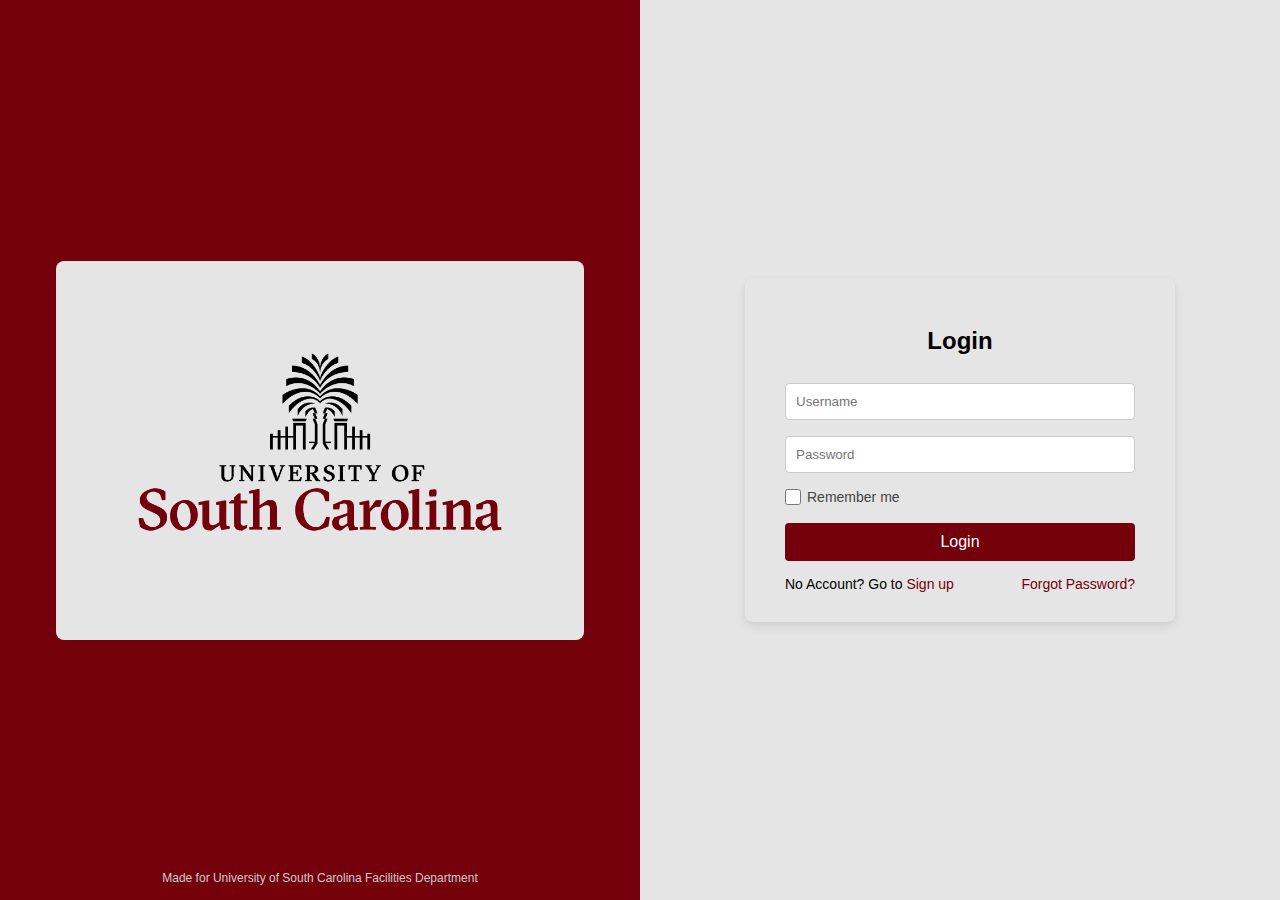
<file: index.html>
<!DOCTYPE html>
<html lang="en">
  <head>
    <meta http-equiv="refresh" content="0; url=login.html" />
    <meta name="viewport" content="width=device-width, initial-scale=1.0">
    <title>Redirecting...</title>
  </head>
  <body>
    <p>If you are not redirected automatically, <a href="login.html">click here</a>.</p>
  </body>
</html>
</file>
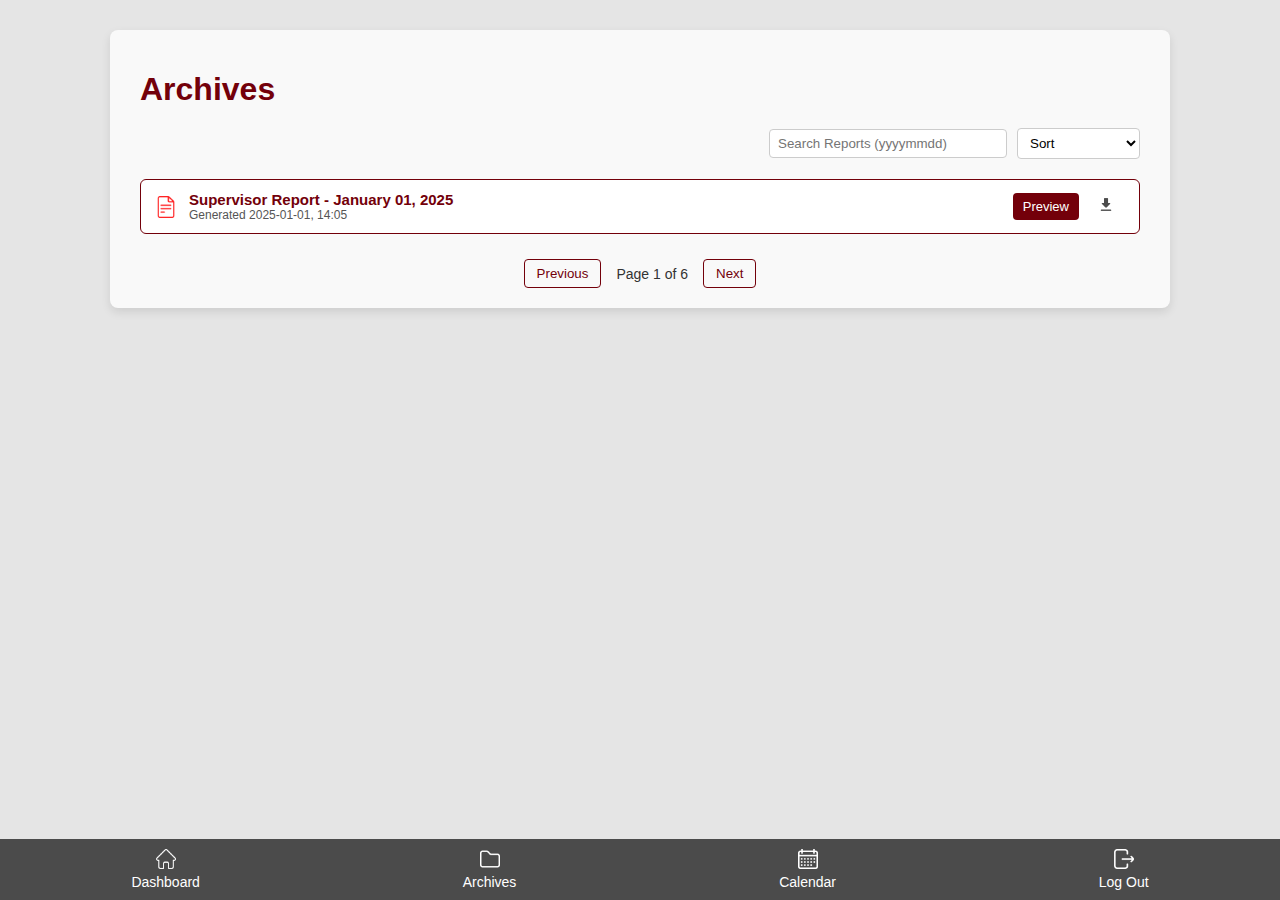
<file: archives.html>
<!DOCTYPE html>
<html lang="en">
<head>
  <meta charset="UTF-8">
  <meta name="viewport" content="width=device-width, initial-scale=1.0">
  <title>Archives - University of South Carolina</title>
  <link rel="stylesheet" href="static/css/style.css">
  <style>
    body {
      margin: 0;
      font-family: "Segoe UI", Tahoma, Geneva, Verdana, sans-serif;
      background-color: #e5e5e5;
    }

    .archives-container {
      max-width: 1000px;
      margin: 30px auto 80px;
      background-color: #f9f9f9;
      border-radius: 8px;
      padding: 20px 30px;
      box-shadow: 0 4px 10px rgba(0, 0, 0, 0.1);
    }

    h1 {
      color: #73000a;
      margin-bottom: 20px;
    }

    .archive-controls {
      display: flex;
      justify-content: flex-end;
      align-items: center;
      gap: 10px;
      margin-bottom: 20px;
    }

    .archive-controls input {
      padding: 6px 8px;
      border: 1px solid #ccc;
      border-radius: 4px;
      width: 220px;
    }

    .archive-controls select {
      padding: 6px 8px;
      border: 1px solid #ccc;
      border-radius: 4px;
      background-color: #fff;
      cursor: pointer;
    }

    .archive-item {
      display: flex;
      justify-content: space-between;
      align-items: center;
      border: 1.5px solid #73000a;
      border-radius: 6px;
      background-color: #fff;
      margin-bottom: 12px;
      padding: 10px 14px;
      transition: background-color 0.2s ease;
    }

    .archive-item:hover {
      background-color: #f5f5f5;
    }

    .archive-left {
      display: flex;
      align-items: center;
      gap: 12px;
    }

    .archive-left img {
      width: 22px;
      height: 22px;
      filter: invert(20%) sepia(100%) saturate(4000%) hue-rotate(-10deg);
    }

    .archive-details {
      display: flex;
      flex-direction: column;
    }

    .archive-title {
      color: #73000a;
      font-weight: 600;
      font-size: 15px;
    }

    .archive-date {
      font-size: 12px;
      color: #555;
    }

    .archive-right {
      display: flex;
      align-items: center;
      gap: 8px;
    }

    .download-btn,
    .preview-btn {
      border: none;
      cursor: pointer;
      border-radius: 4px;
      padding: 6px 10px;
      font-size: 13px;
      transition: background-color 0.2s;
    }

    .download-btn {
      background-color: transparent;
    }

    .download-btn img {
      width: 18px;
      height: 18px;
      filter: brightness(0) invert(0.3);
    }

    .preview-btn {
      background-color: #73000a;
      color: white;
      font-weight: 500;
    }

    .preview-btn:hover {
      background-color: #500007;
    }

    .pagination {
      display: flex;
      justify-content: center;
      align-items: center;
      margin-top: 25px;
      gap: 15px;
    }

    .pagination button {
      background-color: transparent;
      border: 1.5px solid #73000a;
      color: #73000a;
      padding: 6px 12px;
      border-radius: 4px;
      cursor: pointer;
      font-weight: 500;
    }

    .pagination span {
      font-size: 14px;
      color: #333;
    }

    .pagination button:hover {
      background-color: #73000a;
      color: white;
    }

    .bottom-nav {
      position: fixed;
      bottom: 0;
      left: 0;
      right: 0;
      background-color: #4b4b4b;
      display: flex;
      justify-content: space-around;
      align-items: center;
      padding: 10px 0;
      color: white;
    }

    .bottom-nav a {
      text-decoration: none;
      color: white;
      font-size: 14px;
      text-align: center;
    }

    .bottom-nav a:hover {
      color: #c7c7c7;
    }

    .nav-item {
      display: flex;
      flex-direction: column;
      align-items: center;
    }

    .nav-item img {
      width: 20px;
      height: 20px;
      margin-bottom: 5px;
      filter: brightness(0) invert(1);
    }
  </style>
</head>
<body>
  <div class="archives-container">
    <h1>Archives</h1>

    <div class="archive-controls">
      <input type="text" placeholder="Search Reports (yyyymmdd)">
      <select>
        <option>Sort</option>
        <option>Date - Newest</option>
        <option>Date - Oldest</option>
        <option>Alphabetical</option>
      </select>
    </div>

    <div class="archive-item">
      <div class="archive-left">
        <img src="static/icons/file.png" alt="File icon">
        <div class="archive-details">
          <span class="archive-title">Supervisor Report - January 01, 2025</span>
          <span class="archive-date">Generated 2025-01-01, 14:05</span>
        </div>
      </div>
      <div class="archive-right">
        <button class="preview-btn">Preview</button>
        <button class="download-btn"><img src="static/icons/download.png" alt="Download"></button>
      </div>
    </div>

    <div class="pagination">
      <button>Previous</button>
      <span>Page 1 of 6</span>
      <button>Next</button>
    </div>
  </div>

  <div class="bottom-nav">
    <a href="dashboard.html" class="nav-item"><img src="static/icons/home.png" alt="Dashboard Icon">Dashboard</a>
    <a href="archives.html" class="nav-item"><img src="static/icons/archive.png" alt="Archives Icon">Archives</a>
    <a href="calendar.html" class="nav-item"><img src="static/icons/calendar.png" alt="Calendar Icon">Calendar</a>
    <a href="login.html" class="nav-item"><img src="static/icons/logout.png" alt="Logout Icon">Log Out</a>
  </div>
</body>
</html>
</file>
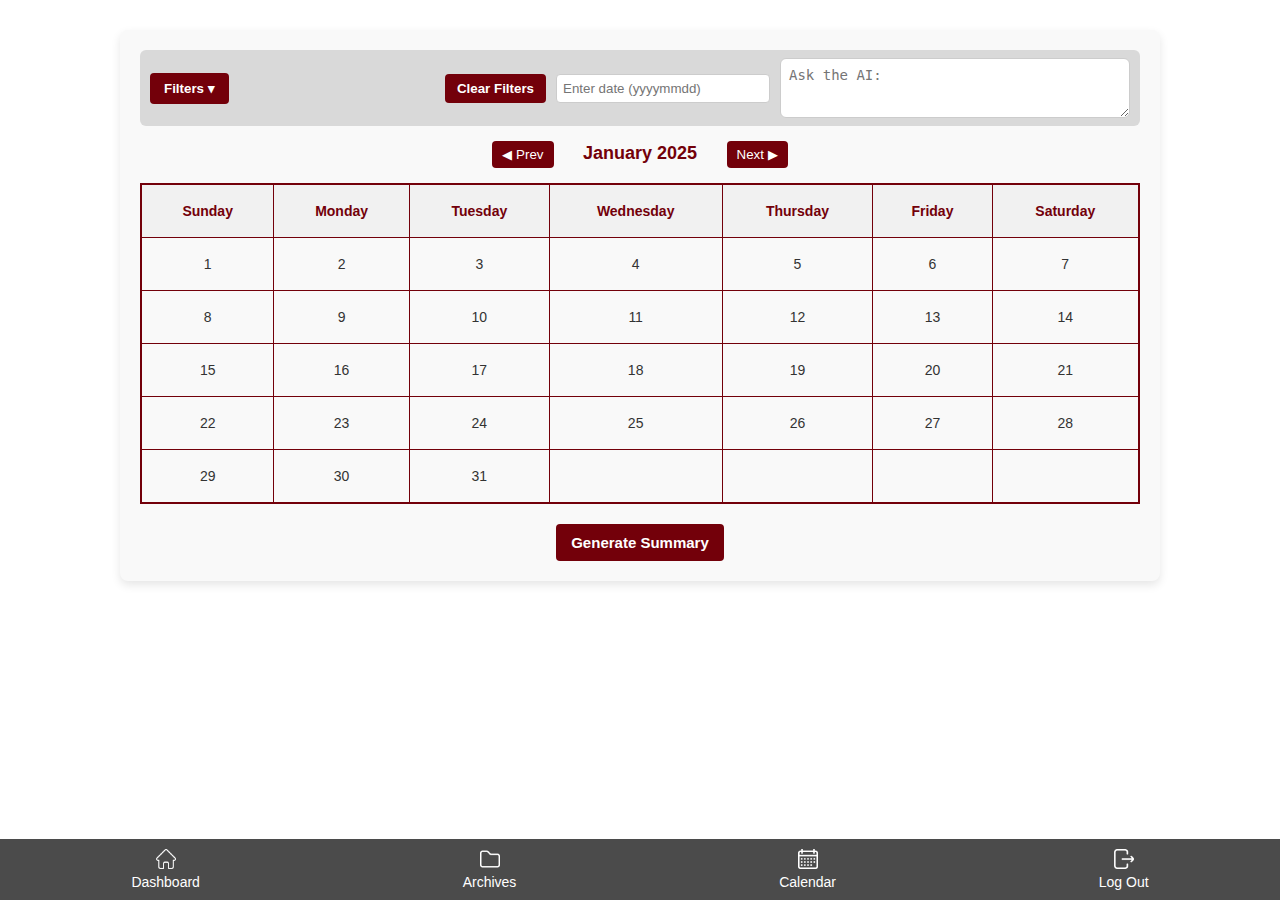
<file: calendar.html>
<!DOCTYPE html>
<html lang="en">
<head>
  <meta charset="utf-8" />
  <meta name="viewport" content="width=device-width,initial-scale=1" />
  <title>Calendar - University of South Carolina</title>
  <link rel="stylesheet" href="static/css/themes.css">
  <link rel="stylesheet" href="static/css/style.css">
</head>
<body>
  <div class="calendar-container">
    <!-- Top Controls -->
    <div class="top-bar">
      <button class="filter-btn" id="filterToggle">Filters ▾</button>

      <div class="search-section">
        <button id="clearFiltersBtn" type="button">Clear Filters</button>
        <input type="text" placeholder="Enter date (yyyymmdd)">
        <textarea
          id="aiPrompt"
          class="ai-prompt"
          placeholder="Ask the AI:"
        ></textarea>
      </div>
    </div>

    <!-- Filter Options -->
    <div class="filter-options" id="filterOptions">
      <div class="filter-main-list">
        <div class="filter-category" data-category="priority">
          <span class="filter-category-name">Priority</span>
          <span class="filter-arrow">▶</span>
        </div>
        <div class="filter-category" data-category="status">
          <span class="filter-category-name">Phase Status</span>
          <span class="filter-arrow">▶</span>
        </div>
        <div class="filter-category" data-category="shop">
          <span class="filter-category-name">Shop</span>
          <span class="filter-arrow">▶</span>
        </div>
        <div class="filter-category" data-category="building">
          <span class="filter-category-name">Building</span>
          <span class="filter-arrow">▶</span>
        </div>
        <div class="filter-category" data-category="location">
          <span class="filter-category-name">Location Code</span>
          <span class="filter-arrow">▶</span>
        </div>
      </div>

      <div class="filter-sub-panel" id="filterSubPanel">
        <!-- Priority Options -->
        <div class="filter-sub-options" data-for="priority">
          <h3>Priority</h3>
          <div class="checkbox-group">
            <label><input type="checkbox" name="priority" value="EMERGENCY"> Emergency</label>
            <label><input type="checkbox" name="priority" value="URGENT"> Urgent</label>
            <label><input type="checkbox" name="priority" value="PROMPT"> Prompt</label>
            <label><input type="checkbox" name="priority" value="ROUTINE"> Routine</label>
            <label><input type="checkbox" name="priority" value="COORDINATED"> Coordinated</label>
            <label><input type="checkbox" name="priority" value="ADMINISTRATIVE"> Administrative</label>
          </div>
        </div>

        <!-- Status Options -->
        <div class="filter-sub-options" data-for="status">
          <h3>Phase Status</h3>
          <div class="checkbox-group">
            <label><input type="checkbox" name="status" value="NEW"> New</label>
            <label><input type="checkbox" name="status" value="ASSIGNED"> Assigned</label>
            <label><input type="checkbox" name="status" value="WORK IN PROGRESS"> Work In Progress</label>
            <label><input type="checkbox" name="status" value="AWAITING"> Awaiting</label>
            <label><input type="checkbox" name="status" value="RESCHEDULED"> Rescheduled</label>
            <label><input type="checkbox" name="status" value="WORK DONE"> Work Done</label>
            <label><input type="checkbox" name="status" value="SHOP DONE"> Shop Done</label>
            <label><input type="checkbox" name="status" value="CANCELED"> Canceled</label>
          </div>
        </div>

        <!-- Shop Options -->
        <div class="filter-sub-options" data-for="shop">
          <h3>Shop</h3>
          <div class="checkbox-group">
            <label><input type="checkbox" name="shop" value="CUSTODIAL"> Custodial</label>
            <label><input type="checkbox" name="shop" value="ELECTRICAL"> Electrical & Lighting</label>
            <label><input type="checkbox" name="shop" value="ELEVATORS"> Elevators & Escalators</label>
            <label><input type="checkbox" name="shop" value="CARPENTRY"> Carpentry & Building Repairs</label>
            <label><input type="checkbox" name="shop" value="GROUNDS"> Grounds</label>
            <label><input type="checkbox" name="shop" value="ACCESS CONTROL"> Access Control</label>
            <label><input type="checkbox" name="shop" value="EVENT SUPPORT"> Event Support</label>
            <label><input type="checkbox" name="shop" value="PEST"> Pest</label>
            <label><input type="checkbox" name="shop" value="PLUMBING"> Plumbing</label>
            <label><input type="checkbox" name="shop" value="SIGNAGE"> Signage</label>
            <label><input type="checkbox" name="shop" value="HVAC"> Temperature/HVAC</label>
            <label><input type="checkbox" name="shop" value="FURNITURE"> Furniture & Appliances</label>
          </div>
        </div>

        <!-- Building Options -->
                            <div class="filter-sub-options" data-for="building">
                        <h3>Building</h3>
                        <input type="text" class="filter-search-input" id="buildingSearch" placeholder="Search buildings...">
                        <div class="checkbox-group">
                            <label><input type="checkbox" name="building" value="001"> JAMES F. BYRNES BUILDING (001)</label>
                            <label><input type="checkbox" name="building" value="008"> HARPER/ELLIOTT COLLEGE (008)</label>
                            <label><input type="checkbox" name="building" value="009"> MAXCY COLLEGE (009)</label>
                            <label><input type="checkbox" name="building" value="010"> MCCUTCHEN  HOUSE (010)</label>
                            <label><input type="checkbox" name="building" value="011"> DESAUSSURE COLLEGE (011)</label>
                            <label><input type="checkbox" name="building" value="014"> OSBORNE ADMINISTRATION (014)</label>
                            <label><input type="checkbox" name="building" value="016"> HAMILTON COLLEGE (016)</label>
                            <label><input type="checkbox" name="building" value="017"> SLOAN COLLEGE (017)</label>
                            <label><input type="checkbox" name="building" value="018"> BARNWELL COLLEGE (018)</label>
                            <label><input type="checkbox" name="building" value="019"> PENDLETON STREET GARAGE (019)</label>
                            <label><input type="checkbox" name="building" value="022"> JOSEPH F. RICE SCHOOL OF LAW (022)</label>
                            <label><input type="checkbox" name="building" value="027"> HOLLINGS NATIONAL ADVOCACY CENTER (027)</label>
                            <label><input type="checkbox" name="building" value="028"> 1501 SENATE STREET (TAYLOR HOUSE) (028)</label>
                            <label><input type="checkbox" name="building" value="029"> 1600 HAMPTON STREET (029)</label>
                            <label><input type="checkbox" name="building" value="029A"> 1600 HAMPTON STREET ANNEX (029A)</label>
                            <label><input type="checkbox" name="building" value="031"> SENATE STREET GARAGE (031)</label>
                            <label><input type="checkbox" name="building" value="033"> MCMASTER COLLEGE (033)</label>
                            <label><input type="checkbox" name="building" value="036"> CLOSE-HIPP BUILDING (036)</label>
                            <label><input type="checkbox" name="building" value="039"> CAPSTONE (039)</label>
                            <label><input type="checkbox" name="building" value="040"> COLUMBIA HALL (040)</label>
                            <label><input type="checkbox" name="building" value="043"> GIBBES COURT APARTMENTS 11 & 13 (043)</label>
                            <label><input type="checkbox" name="building" value="045"> 1718 COLLEGE STREET (045)</label>
                            <label><input type="checkbox" name="building" value="047"> 1710 COLLEGE STREET (047)</label>
                            <label><input type="checkbox" name="building" value="051"> GAMBRELL HALL (051)</label>
                            <label><input type="checkbox" name="building" value="052"> ENERGY FACILITY EAST (052)</label>
                            <label><input type="checkbox" name="building" value="054"> WELSH HUMANITIES OFFICE BUILDING (054)</label>
                            <label><input type="checkbox" name="building" value="055"> HUMANITIES CLASSROOM BUILDING (055)</label>
                            <label><input type="checkbox" name="building" value="056"> WILLIAMS-BRICE BUILDING (NURSING) (056)</label>
                            <label><input type="checkbox" name="building" value="057"> 1714 COLLEGE STREET (057)</label>
                            <label><input type="checkbox" name="building" value="060"> LECONTE COLLEGE (060)</label>
                            <label><input type="checkbox" name="building" value="061"> PETIGRU COLLEGE (061)</label>
                            <label><input type="checkbox" name="building" value="065"> WOODROW COLLEGE (065)</label>
                            <label><input type="checkbox" name="building" value="067"> RUTLEDGE COLLEGE (067)</label>
                            <label><input type="checkbox" name="building" value="069"> PRESIDENT'S HOUSE (069)</label>
                            <label><input type="checkbox" name="building" value="069A"> PRESIDENT'S HOUSE ANNEX (069A)</label>
                            <label><input type="checkbox" name="building" value="070"> PRESTON COLLEGE (070)</label>
                            <label><input type="checkbox" name="building" value="072"> LEGARE/PINCKNEY COLLEGE (072)</label>
                            <label><input type="checkbox" name="building" value="076"> SCHOOL OF JOURNALISM & MASS COMMUNICATIONS (076)</label>
                            <label><input type="checkbox" name="building" value="078"> DRAYTON HALL (078)</label>
                            <label><input type="checkbox" name="building" value="080"> WARDLAW COLLEGE (080)</label>
                            <label><input type="checkbox" name="building" value="085"> SCIENCE AND TECHNOLOGY BUILDING (085)</label>
                            <label><input type="checkbox" name="building" value="086A"> SCHOOL OF MUSIC (086A)</label>
                            <label><input type="checkbox" name="building" value="088"> SUMWALT COLLEGE (088)</label>
                            <label><input type="checkbox" name="building" value="089"> EARTH &  WATER SCIENCES BUILDING (089)</label>
                            <label><input type="checkbox" name="building" value="090"> JONES PHYSICAL SCIENCES CENTER (090)</label>
                            <label><input type="checkbox" name="building" value="100"> COKER LIFE SCIENCES (100)</label>
                            <label><input type="checkbox" name="building" value="103"> THOMAS COOPER LIBRARY (103)</label>
                            <label><input type="checkbox" name="building" value="106"> MCBRYDE QUADRANGLE A (106)</label>
                            <label><input type="checkbox" name="building" value="107"> MCBRYDE QUADRANGLE B (107)</label>
                            <label><input type="checkbox" name="building" value="108"> MCBRYDE QUADRANGLE C (108)</label>
                            <label><input type="checkbox" name="building" value="109"> MCBRYDE QUADRANGLE F (109)</label>
                            <label><input type="checkbox" name="building" value="110"> MCBRYDE QUADRANGLE G (110)</label>
                            <label><input type="checkbox" name="building" value="111"> THOMSON STUDENT HEALTH CENTER (111)</label>
                            <label><input type="checkbox" name="building" value="111A"> CENTER FOR HEALTH AND WELL-BEING (111A)</label>
                            <label><input type="checkbox" name="building" value="112"> RUSSELL HOUSE (112)</label>
                            <label><input type="checkbox" name="building" value="113"> HONORS RESIDENCE (113)</label>
                            <label><input type="checkbox" name="building" value="114"> JOHN M PALMS CENTER FOR GRADUATE SCIENCE RESEARCH (114)</label>
                            <label><input type="checkbox" name="building" value="115"> CALLCOTT BUILDING (115)</label>
                            <label><input type="checkbox" name="building" value="117"> BULL STREET GARAGE (117)</label>
                            <label><input type="checkbox" name="building" value="118"> MCCLINTOCK AT WOMEN'S QUAD (118)</label>
                            <label><input type="checkbox" name="building" value="119"> WADE HAMPTON AT WOMEN'S QUAD (119)</label>
                            <label><input type="checkbox" name="building" value="120"> SIMS AT WOMEN'S QUAD (120)</label>
                            <label><input type="checkbox" name="building" value="121"> PATTERSON HALL (121)</label>
                            <label><input type="checkbox" name="building" value="122"> SOUTH TOWER (122)</label>
                            <label><input type="checkbox" name="building" value="129"> 513 PICKENS STREET (ROTC) (129)</label>
                            <label><input type="checkbox" name="building" value="129A"> 513 PICKENS STREET ANNEX (ROTC) (129A)</label>
                            <label><input type="checkbox" name="building" value="133"> CHILD DEV & RESEARCH CTR (133)</label>
                            <label><input type="checkbox" name="building" value="134"> BOOKER T. WASHINGTON (134)</label>
                            <label><input type="checkbox" name="building" value="135"> SOUTH QUADRANGLE (135)</label>
                            <label><input type="checkbox" name="building" value="135A"> EAST QUADRANGLE (135A)</label>
                            <label><input type="checkbox" name="building" value="138"> BLATT PHYSICAL EDUCATION CENTER (138)</label>
                            <label><input type="checkbox" name="building" value="139"> STUDENT ENROLLMENT SERVICES CENTER (139)</label>
                            <label><input type="checkbox" name="building" value="140"> ENERGY FACILITY  WEST (140)</label>
                            <label><input type="checkbox" name="building" value="144"> 516 MAIN STREET (144)</label>
                            <label><input type="checkbox" name="building" value="145"> 514 SOUTH MAIN STREET (145)</label>
                            <label><input type="checkbox" name="building" value="146A"> GREEN QUAD A (146A)</label>
                            <label><input type="checkbox" name="building" value="146B"> GREEN QUAD B (146B)</label>
                            <label><input type="checkbox" name="building" value="146C"> GREEN QUAD C (146C)</label>
                            <label><input type="checkbox" name="building" value="148K"> 508 GADSDEN STREET (148K)</label>
                            <label><input type="checkbox" name="building" value="156A"> PUBLIC HEALTH RESEARCH CENTER (156A)</label>
                            <label><input type="checkbox" name="building" value="157"> STROM THURMOND WELL & FIT CENTER (157)</label>
                            <label><input type="checkbox" name="building" value="158"> COLONIAL LIFE ARENA (158)</label>
                            <label><input type="checkbox" name="building" value="159"> BENSON (159)</label>
                            <label><input type="checkbox" name="building" value="160"> BATES HOUSE (160)</label>
                            <label><input type="checkbox" name="building" value="161"> BATES CAFETERIA (161)</label>
                            <label><input type="checkbox" name="building" value="162"> BATES WEST (162)</label>
                            <label><input type="checkbox" name="building" value="163"> 300 SUMTER STREET (163)</label>
                            <label><input type="checkbox" name="building" value="164"> COPENHAVER BAND HALL/DANCE FACILITY (164)</label>
                            <label><input type="checkbox" name="building" value="170"> 300 MAIN STREET (170)</label>
                            <label><input type="checkbox" name="building" value="171"> 1200 CATAWBA STREET (171)</label>
                            <label><input type="checkbox" name="building" value="172"> 1220 CATAWBA STREET BUILDING (172)</label>
                            <label><input type="checkbox" name="building" value="173"> SWEARINGEN ENGINEERING CENTER (173)</label>
                            <label><input type="checkbox" name="building" value="175"> CAROLINA GARDENS (175)</label>
                            <label><input type="checkbox" name="building" value="176"> 1223 CATAWBA STREET (176)</label>
                            <label><input type="checkbox" name="building" value="180A"> CAMPUS VILLAGE BUILDING 1 (180A)</label>
                            <label><input type="checkbox" name="building" value="180B"> CAMPUS VILLAGE BUILDING 2 (180B)</label>
                            <label><input type="checkbox" name="building" value="180C"> CAMPUS VILLAGE BUILDING 3 (180C)</label>
                            <label><input type="checkbox" name="building" value="180D"> CAMPUS VILLAGE BUILDING 4 (180D)</label>
                            <label><input type="checkbox" name="building" value="187"> EUGENE STONE III STADIUM (187)</label>
                            <label><input type="checkbox" name="building" value="187A"> SOCCER TEAMS FACILITY (187A)</label>
                            <label><input type="checkbox" name="building" value="189"> ANDERSON ACADEMIC ENRICHMENT CENTER (THE DODIE) (189)</label>
                            <label><input type="checkbox" name="building" value="190"> RICE ATHLETICS CENTER (190)</label>
                            <label><input type="checkbox" name="building" value="191"> ATHLETICS VILLAGE GARAGE (191)</label>
                            <label><input type="checkbox" name="building" value="204"> ONEWOOD FARM - MAIN BUILDING (204)</label>
                            <label><input type="checkbox" name="building" value="208"> 1206 FLORA STREET (FACILITIES) (208)</label>
                            <label><input type="checkbox" name="building" value="208A"> 11 POE STREET (FACILITIES) (208A)</label>
                            <label><input type="checkbox" name="building" value="222"> HOBCAW MARINE LABORATORY (222)</label>
                            <label><input type="checkbox" name="building" value="229"> ENERGY FACILITY NORTH (229)</label>
                            <label><input type="checkbox" name="building" value="230"> DISCOVERY I BUILDING (230)</label>
                            <label><input type="checkbox" name="building" value="234"> DARLA MOORE SCHOOL OF BUSINESS (234)</label>
                            <label><input type="checkbox" name="building" value="235"> FOUNDERS PARK (BASEBALL) (235)</label>
                            <label><input type="checkbox" name="building" value="236"> HORIZON I BUILDING (236)</label>
                            <label><input type="checkbox" name="building" value="237"> HORIZON GARAGE (237)</label>
                            <label><input type="checkbox" name="building" value="619"> 707 CATAWBA STREET (619)</label>
                            <label><input type="checkbox" name="building" value="625"> 350 WAYNE STREET (625)</label>
                            <label><input type="checkbox" name="building" value="631"> 1800 GERVAIS STREET (631)</label>
                            <label><input type="checkbox" name="building" value="635"> 1430 SENATE STREET (635)</label>
                            <label><input type="checkbox" name="building" value="645"> 1300 PICKENS STREET (645)</label>
                            <label><input type="checkbox" name="building" value="653"> CAROLINA INDOOR TENNIS CENTER (653)</label>
                            <label><input type="checkbox" name="building" value="661"> MED SCHOOL  V.A. #1 (661)</label>
                            <label><input type="checkbox" name="building" value="668"> MED SCHOOL  V.A. #3 (668)</label>
                            <label><input type="checkbox" name="building" value="GP_LOT"> GAMECOCK PARK PARKING LOT (GP_LOT)</label>
                        </div>
                    </div>

        <!-- Location Options -->
        <div class="filter-sub-options" data-for="location">
          <h3>Location Code</h3>
          <input type="text" class="filter-search-input" id="locationSearch" placeholder="Search location codes...">
          <div class="checkbox-group">
            <label><input type="checkbox" name="location" value="001"> JAMES F. BYRNES BUILDING (001)</label>
            <label><input type="checkbox" name="location" value="002"> 002</label>
            <label><input type="checkbox" name="location" value="002D"> 002D</label>
            <label><input type="checkbox" name="location" value="002K"> 002K</label>
            <label><input type="checkbox" name="location" value="003"> 003</label>
            <label><input type="checkbox" name="location" value="005"> 920 SUMTER STREET (WAR MEMORIAL) (005)</label>
            <label><input type="checkbox" name="location" value="006"> FLINN HALL (006)</label>
            <label><input type="checkbox" name="location" value="006A"> 006A</label>
            <label><input type="checkbox" name="location" value="007"> 1321 PENDLETON STREET (007)</label>
            <label><input type="checkbox" name="location" value="009"> MAXCY COLLEGE (009)</label>
            <label><input type="checkbox" name="location" value="010"> MCCUTCHEN  HOUSE (010)</label>
            <label><input type="checkbox" name="location" value="012"> THORNWELL COLLEGE & ADMIN ANNEX (012)</label>
            <label><input type="checkbox" name="location" value="013"> OLD OBSERVATORY (013)</label>
            <label><input type="checkbox" name="location" value="013B"> 013B</label>
            <label><input type="checkbox" name="location" value="022"> JOSEPH F. RICE SCHOOL OF LAW (022)</label>
            <label><input type="checkbox" name="location" value="024"> 024</label>
            <label><input type="checkbox" name="location" value="026"> 026</label>
            <label><input type="checkbox" name="location" value="027"> HOLLINGS NATIONAL ADVOCACY CENTER (027)</label>
            <label><input type="checkbox" name="location" value="028B"> 1527 SENATE STREET (GUIGNARD ANNEX) (028B)</label>
            <label><input type="checkbox" name="location" value="032B"> 032B</label>
            <label><input type="checkbox" name="location" value="039"> CAPSTONE (039)</label>
            <label><input type="checkbox" name="location" value="045"> 1718 COLLEGE STREET (045)</label>
            <label><input type="checkbox" name="location" value="046A"> 046A</label>
            <label><input type="checkbox" name="location" value="049"> 814 HENDERSON STREET (049)</label>
            <label><input type="checkbox" name="location" value="100"> COKER LIFE SCIENCES (100)</label>
            <label><input type="checkbox" name="location" value="1001"> 1001</label>
            <label><input type="checkbox" name="location" value="1003A"> 1003A</label>
            <label><input type="checkbox" name="location" value="1008"> 1008</label>
            <label><input type="checkbox" name="location" value="101"> LONGSTREET ANNEX (101)</label>
            <label><input type="checkbox" name="location" value="101B"> 101B</label>
            <label><input type="checkbox" name="location" value="101C"> 101C</label>
            <label><input type="checkbox" name="location" value="101D"> 101D</label>
            <label><input type="checkbox" name="location" value="101G"> 101G</label>
            <label><input type="checkbox" name="location" value="102"> LONGSTREET THEATRE (102)</label>
            <label><input type="checkbox" name="location" value="102A"> 102A</label>
            <label><input type="checkbox" name="location" value="103"> THOMAS COOPER LIBRARY (103)</label>
            <label><input type="checkbox" name="location" value="103A"> HOLLINGS SPECIAL COLLECTIONS LIBRARY (103A)</label>
            <label><input type="checkbox" name="location" value="103F"> 103F</label>
            <label><input type="checkbox" name="location" value="103G"> 103G</label>
            <label><input type="checkbox" name="location" value="104"> 104</label>
            <label><input type="checkbox" name="location" value="105"> 105</label>
            <label><input type="checkbox" name="location" value="105A"> 105A</label>
            <label><input type="checkbox" name="location" value="106F"> 106F</label>
            <label><input type="checkbox" name="location" value="107"> MCBRYDE QUADRANGLE B (107)</label>
            <label><input type="checkbox" name="location" value="107A"> 107A</label>
            <label><input type="checkbox" name="location" value="107D"> 107D</label>
            <label><input type="checkbox" name="location" value="107E"> 107E</label>
            <label><input type="checkbox" name="location" value="108"> MCBRYDE QUADRANGLE C (108)</label>
            <label><input type="checkbox" name="location" value="108A"> 108A</label>
            <label><input type="checkbox" name="location" value="108B"> 108B</label>
            <label><input type="checkbox" name="location" value="108H"> 108H</label>
            <label><input type="checkbox" name="location" value="109"> MCBRYDE QUADRANGLE F (109)</label>
            <label><input type="checkbox" name="location" value="109H"> 109H</label>
            <label><input type="checkbox" name="location" value="110"> MCBRYDE QUADRANGLE G (110)</label>
            <label><input type="checkbox" name="location" value="1101"> 1101</label>
            <label><input type="checkbox" name="location" value="1102"> 1102</label>
            <label><input type="checkbox" name="location" value="110A"> 110A</label>
            <label><input type="checkbox" name="location" value="110B"> 110B</label>
            <label><input type="checkbox" name="location" value="110E"> 110E</label>
            <label><input type="checkbox" name="location" value="111"> THOMSON STUDENT HEALTH CENTER (111)</label>
            <label><input type="checkbox" name="location" value="1112"> 1112</label>
            <label><input type="checkbox" name="location" value="1117"> 1117</label>
            <label><input type="checkbox" name="location" value="111B"> 111B</label>
            <label><input type="checkbox" name="location" value="112"> RUSSELL HOUSE (112)</label>
            <label><input type="checkbox" name="location" value="112A"> 112A</label>
            <label><input type="checkbox" name="location" value="112B"> 112B</label>
            <label><input type="checkbox" name="location" value="113"> HONORS RESIDENCE (113)</label>
            <label><input type="checkbox" name="location" value="114"> JOHN M PALMS CENTER FOR GRADUATE SCIENCE RESEARCH (114)</label>
            <label><input type="checkbox" name="location" value="115"> CALLCOTT BUILDING (115)</label>
            <label><input type="checkbox" name="location" value="116"> 116</label>
            <label><input type="checkbox" name="location" value="117"> BULL STREET GARAGE (117)</label>
            <label><input type="checkbox" name="location" value="118"> MCCLINTOCK AT WOMEN'S QUAD (118)</label>
            <label><input type="checkbox" name="location" value="119"> WADE HAMPTON AT WOMEN'S QUAD (119)</label>
            <label><input type="checkbox" name="location" value="1207"> 1207</label>
            <label><input type="checkbox" name="location" value="120A"> 120A</label>
            <label><input type="checkbox" name="location" value="121"> PATTERSON HALL (121)</label>
            <label><input type="checkbox" name="location" value="1210C"> 1210C</label>
            <label><input type="checkbox" name="location" value="122"> SOUTH TOWER (122)</label>
            <label><input type="checkbox" name="location" value="122B"> 122B</label>
            <label><input type="checkbox" name="location" value="123"> 123</label>
            <label><input type="checkbox" name="location" value="1237"> 1237</label>
            <label><input type="checkbox" name="location" value="1239B"> 1239B</label>
            <label><input type="checkbox" name="location" value="124"> 124</label>
            <label><input type="checkbox" name="location" value="1241"> 1241</label>
            <label><input type="checkbox" name="location" value="1248"> 1248</label>
            <label><input type="checkbox" name="location" value="1258"> 1258</label>
            <label><input type="checkbox" name="location" value="126A"> 126A</label>
            <label><input type="checkbox" name="location" value="127"> 127</label>
            <label><input type="checkbox" name="location" value="128"> 128</label>
            <label><input type="checkbox" name="location" value="129"> 513 PICKENS STREET (ROTC) (129)</label>
            <label><input type="checkbox" name="location" value="130"> 130</label>
            <label><input type="checkbox" name="location" value="1300"> 1300</label>
            <label><input type="checkbox" name="location" value="1301"> 1301</label>
            <label><input type="checkbox" name="location" value="1303"> 1303</label>
            <label><input type="checkbox" name="location" value="131"> 131</label>
            <label><input type="checkbox" name="location" value="1310"> 1310</label>
            <label><input type="checkbox" name="location" value="1311"> 1311</label>
            <label><input type="checkbox" name="location" value="1318"> 1318</label>
            <label><input type="checkbox" name="location" value="1344A"> 1344A</label>
            <label><input type="checkbox" name="location" value="136B"> 136B</label>
            <label><input type="checkbox" name="location" value="139"> STUDENT ENROLLMENT SERVICES CENTER (139)</label>
            <label><input type="checkbox" name="location" value="1400"> 1400</label>
            <label><input type="checkbox" name="location" value="1410"> 1410</label>
            <label><input type="checkbox" name="location" value="1412B"> 1412B</label>
            <label><input type="checkbox" name="location" value="1412D"> 1412D</label>
            <label><input type="checkbox" name="location" value="1413"> 1413</label>
            <label><input type="checkbox" name="location" value="1414"> 1414</label>
            <label><input type="checkbox" name="location" value="142"> 142</label>
            <label><input type="checkbox" name="location" value="1429"> 1429</label>
            <label><input type="checkbox" name="location" value="150"> 150</label>
            <label><input type="checkbox" name="location" value="1509"> 1509</label>
            <label><input type="checkbox" name="location" value="1516"> 1516</label>
            <label><input type="checkbox" name="location" value="1532"> 1532</label>
            <label><input type="checkbox" name="location" value="1544"> 1544</label>
            <label><input type="checkbox" name="location" value="1544A"> 1544A</label>
            <label><input type="checkbox" name="location" value="158"> COLONIAL LIFE ARENA (158)</label>
            <label><input type="checkbox" name="location" value="1609A"> 1609A</label>
            <label><input type="checkbox" name="location" value="1610"> 1610</label>
            <label><input type="checkbox" name="location" value="1612A"> 1612A</label>
            <label><input type="checkbox" name="location" value="1612C"> 1612C</label>
            <label><input type="checkbox" name="location" value="162"> BATES WEST (162)</label>
            <label><input type="checkbox" name="location" value="1628"> 1628</label>
            <label><input type="checkbox" name="location" value="1644B"> 1644B</label>
            <label><input type="checkbox" name="location" value="1644E"> 1644E</label>
            <label><input type="checkbox" name="location" value="1702"> 1702</label>
            <label><input type="checkbox" name="location" value="1703"> 1703</label>
            <label><input type="checkbox" name="location" value="172"> 1220 CATAWBA STREET BUILDING (172)</label>
            <label><input type="checkbox" name="location" value="1815"> 1815</label>
            <label><input type="checkbox" name="location" value="1B10"> 1B10</label>
            <label><input type="checkbox" name="location" value="1B22"> 1B22</label>
            <label><input type="checkbox" name="location" value="1B22A"> 1B22A</label>
            <label><input type="checkbox" name="location" value="1B36"> 1B36</label>
            <label><input type="checkbox" name="location" value="201"> 201</label>
            <label><input type="checkbox" name="location" value="201A"> 201A</label>
            <label><input type="checkbox" name="location" value="201C"> 201C</label>
            <label><input type="checkbox" name="location" value="201D"> 201D</label>
            <label><input type="checkbox" name="location" value="201F"> 201F</label>
            <label><input type="checkbox" name="location" value="202"> 202</label>
            <label><input type="checkbox" name="location" value="202C"> 202C</label>
            <label><input type="checkbox" name="location" value="202F"> 202F</label>
            <label><input type="checkbox" name="location" value="203"> 203</label>
            <label><input type="checkbox" name="location" value="203A"> 203A</label>
            <label><input type="checkbox" name="location" value="203C"> 203C</label>
            <label><input type="checkbox" name="location" value="203D"> 203D</label>
            <label><input type="checkbox" name="location" value="204"> 204</label>
            <label><input type="checkbox" name="location" value="204C"> 204C</label>
            <label><input type="checkbox" name="location" value="204D"> 204D</label>
            <label><input type="checkbox" name="location" value="204E"> 204E</label>
            <label><input type="checkbox" name="location" value="205"> 205</label>
            <label><input type="checkbox" name="location" value="206"> 206</label>
            <label><input type="checkbox" name="location" value="206A"> 206A</label>
            <label><input type="checkbox" name="location" value="206F"> 206F</label>
            <label><input type="checkbox" name="location" value="207"> 207</label>
            <label><input type="checkbox" name="location" value="207A"> 207A</label>
            <label><input type="checkbox" name="location" value="207B"> 207B</label>
            <label><input type="checkbox" name="location" value="208"> 1206 FLORA STREET (FACILITIES) (208)</label>
            <label><input type="checkbox" name="location" value="208E"> 208E</label>
            <label><input type="checkbox" name="location" value="209"> 209</label>
            <label><input type="checkbox" name="location" value="210"> WILLIAMS-BRICE STADIUM (210)</label>
            <label><input type="checkbox" name="location" value="2102A"> 2102A</label>
            <label><input type="checkbox" name="location" value="211"> 211</label>
            <label><input type="checkbox" name="location" value="2118"> 2118</label>
            <label><input type="checkbox" name="location" value="211C"> 211C</label>
            <label><input type="checkbox" name="location" value="211D"> 211D</label>
            <label><input type="checkbox" name="location" value="212"> 212</label>
            <label><input type="checkbox" name="location" value="212D"> 212D</label>
            <label><input type="checkbox" name="location" value="213"> 213</label>
            <label><input type="checkbox" name="location" value="213D"> 213D</label>
            <label><input type="checkbox" name="location" value="214"> 214</label>
            <label><input type="checkbox" name="location" value="214B"> 214B</label>
            <label><input type="checkbox" name="location" value="215"> 215</label>
            <label><input type="checkbox" name="location" value="215A"> 215A</label>
            <label><input type="checkbox" name="location" value="216"> 216</label>
            <label><input type="checkbox" name="location" value="216E"> 216E</label>
            <label><input type="checkbox" name="location" value="217A"> 217A</label>
            <label><input type="checkbox" name="location" value="218"> 218</label>
            <label><input type="checkbox" name="location" value="218A"> 218A</label>
            <label><input type="checkbox" name="location" value="219"> 219</label>
            <label><input type="checkbox" name="location" value="220"> 220</label>
            <label><input type="checkbox" name="location" value="220A"> 220A</label>
            <label><input type="checkbox" name="location" value="2216"> 2216</label>
            <label><input type="checkbox" name="location" value="222"> HOBCAW MARINE LABORATORY (222)</label>
            <label><input type="checkbox" name="location" value="224"> 224</label>
            <label><input type="checkbox" name="location" value="224A"> 224A</label>
            <label><input type="checkbox" name="location" value="225"> 225</label>
            <label><input type="checkbox" name="location" value="225B"> 225B</label>
            <label><input type="checkbox" name="location" value="226"> 226</label>
            <label><input type="checkbox" name="location" value="227"> 227</label>
            <label><input type="checkbox" name="location" value="228"> 228</label>
            <label><input type="checkbox" name="location" value="229A"> 229A</label>
            <label><input type="checkbox" name="location" value="231"> 231</label>
            <label><input type="checkbox" name="location" value="2321"> 2321</label>
            <label><input type="checkbox" name="location" value="235"> FOUNDERS PARK (BASEBALL) (235)</label>
            <label><input type="checkbox" name="location" value="235H"> 235H</label>
            <label><input type="checkbox" name="location" value="237"> HORIZON GARAGE (237)</label>
            <label><input type="checkbox" name="location" value="237E"> 237E</label>
            <label><input type="checkbox" name="location" value="240"> 240</label>
            <label><input type="checkbox" name="location" value="2401"> 2401</label>
            <label><input type="checkbox" name="location" value="2417"> 2417</label>
            <label><input type="checkbox" name="location" value="2419"> 2419</label>
            <label><input type="checkbox" name="location" value="2425"> 2425</label>
            <label><input type="checkbox" name="location" value="252"> 252</label>
            <label><input type="checkbox" name="location" value="2520"> 2520</label>
            <label><input type="checkbox" name="location" value="2525"> 2525</label>
            <label><input type="checkbox" name="location" value="253A"> 253A</label>
            <label><input type="checkbox" name="location" value="259"> 259</label>
            <label><input type="checkbox" name="location" value="261"> 261</label>
            <label><input type="checkbox" name="location" value="2616"> 2616</label>
            <label><input type="checkbox" name="location" value="2617"> 2617</label>
            <label><input type="checkbox" name="location" value="2625"> 2625</label>
            <label><input type="checkbox" name="location" value="263"> 263</label>
            <label><input type="checkbox" name="location" value="282"> 282</label>
            <label><input type="checkbox" name="location" value="300D"> 300D</label>
            <label><input type="checkbox" name="location" value="301"> 301</label>
            <label><input type="checkbox" name="location" value="301A"> 301A</label>
            <label><input type="checkbox" name="location" value="302"> 302</label>
            <label><input type="checkbox" name="location" value="302B"> 302B</label>
            <label><input type="checkbox" name="location" value="302D"> 302D</label>
            <label><input type="checkbox" name="location" value="303"> 303</label>
            <label><input type="checkbox" name="location" value="304"> 304</label>
            <label><input type="checkbox" name="location" value="304A"> 304A</label>
            <label><input type="checkbox" name="location" value="304E"> 304E</label>
            <label><input type="checkbox" name="location" value="305"> 305</label>
            <label><input type="checkbox" name="location" value="305A"> 305A</label>
            <label><input type="checkbox" name="location" value="306"> 306</label>
            <label><input type="checkbox" name="location" value="306B"> 306B</label>
            <label><input type="checkbox" name="location" value="306F"> 306F</label>
            <label><input type="checkbox" name="location" value="307"> 307</label>
            <label><input type="checkbox" name="location" value="310"> 310</label>
            <label><input type="checkbox" name="location" value="311"> 311</label>
            <label><input type="checkbox" name="location" value="311D"> 311D</label>
            <label><input type="checkbox" name="location" value="312"> 312</label>
            <label><input type="checkbox" name="location" value="312A"> 312A</label>
            <label><input type="checkbox" name="location" value="312C"> 312C</label>
            <label><input type="checkbox" name="location" value="314"> 314</label>
            <label><input type="checkbox" name="location" value="314A"> 314A</label>
            <label><input type="checkbox" name="location" value="315"> 315</label>
            <label><input type="checkbox" name="location" value="319A"> 319A</label>
            <label><input type="checkbox" name="location" value="320"> 320</label>
            <label><input type="checkbox" name="location" value="3213"> 3213</label>
            <label><input type="checkbox" name="location" value="3215"> 3215</label>
            <label><input type="checkbox" name="location" value="321A"> 321A</label>
            <label><input type="checkbox" name="location" value="323"> 323</label>
            <label><input type="checkbox" name="location" value="3237B"> 3237B</label>
            <label><input type="checkbox" name="location" value="326"> 326</label>
            <label><input type="checkbox" name="location" value="327"> 327</label>
            <label><input type="checkbox" name="location" value="331A"> 331A</label>
            <label><input type="checkbox" name="location" value="334D"> 334D</label>
            <label><input type="checkbox" name="location" value="335"> 335</label>
            <label><input type="checkbox" name="location" value="342"> 342</label>
            <label><input type="checkbox" name="location" value="343"> 343</label>
            <label><input type="checkbox" name="location" value="345"> 345</label>
            <label><input type="checkbox" name="location" value="346"> 346</label>
            <label><input type="checkbox" name="location" value="350"> 350</label>
            <label><input type="checkbox" name="location" value="351"> 351</label>
            <label><input type="checkbox" name="location" value="351A"> 351A</label>
            <label><input type="checkbox" name="location" value="353"> 353</label>
            <label><input type="checkbox" name="location" value="354"> 354</label>
            <label><input type="checkbox" name="location" value="359"> 359</label>
            <label><input type="checkbox" name="location" value="3619"> 3619</label>
            <label><input type="checkbox" name="location" value="364"> 364</label>
            <label><input type="checkbox" name="location" value="381"> 381</label>
            <label><input type="checkbox" name="location" value="3B05"> 3B05</label>
            <label><input type="checkbox" name="location" value="400"> 400</label>
            <label><input type="checkbox" name="location" value="400A"> 400A</label>
            <label><input type="checkbox" name="location" value="401B"> 401B</label>
            <label><input type="checkbox" name="location" value="403"> 403</label>
            <label><input type="checkbox" name="location" value="403C"> 403C</label>
            <label><input type="checkbox" name="location" value="404"> 404</label>
            <label><input type="checkbox" name="location" value="405"> 405</label>
            <label><input type="checkbox" name="location" value="406"> 406</label>
            <label><input type="checkbox" name="location" value="407"> 407</label>
            <label><input type="checkbox" name="location" value="409C"> 409C</label>
            <label><input type="checkbox" name="location" value="4101"> 4101</label>
            <label><input type="checkbox" name="location" value="410A"> 410A</label>
            <label><input type="checkbox" name="location" value="410D"> 410D</label>
            <label><input type="checkbox" name="location" value="410N"> 410N</label>
            <label><input type="checkbox" name="location" value="411"> 411</label>
            <label><input type="checkbox" name="location" value="4117"> 4117</label>
            <label><input type="checkbox" name="location" value="411C"> 411C</label>
            <label><input type="checkbox" name="location" value="412"> 412</label>
            <label><input type="checkbox" name="location" value="412A"> 412A</label>
            <label><input type="checkbox" name="location" value="413"> 413</label>
            <label><input type="checkbox" name="location" value="414Q"> 414Q</label>
            <label><input type="checkbox" name="location" value="416"> 416</label>
            <label><input type="checkbox" name="location" value="417"> 417</label>
            <label><input type="checkbox" name="location" value="418B"> 418B</label>
            <label><input type="checkbox" name="location" value="419"> 419</label>
            <label><input type="checkbox" name="location" value="4211B"> 4211B</label>
            <label><input type="checkbox" name="location" value="422"> 422</label>
            <label><input type="checkbox" name="location" value="424"> 424</label>
            <label><input type="checkbox" name="location" value="425"> 425</label>
            <label><input type="checkbox" name="location" value="428"> 428</label>
            <label><input type="checkbox" name="location" value="431"> 431</label>
            <label><input type="checkbox" name="location" value="4316"> 4316</label>
            <label><input type="checkbox" name="location" value="4319"> 4319</label>
            <label><input type="checkbox" name="location" value="433"> 433</label>
            <label><input type="checkbox" name="location" value="4333B"> 4333B</label>
            <label><input type="checkbox" name="location" value="4334"> 4334</label>
            <label><input type="checkbox" name="location" value="4335"> 4335</label>
            <label><input type="checkbox" name="location" value="433A"> 433A</label>
            <label><input type="checkbox" name="location" value="4404B"> 4404B</label>
            <label><input type="checkbox" name="location" value="4412"> 4412</label>
            <label><input type="checkbox" name="location" value="448"> 448</label>
            <label><input type="checkbox" name="location" value="450"> 450</label>
            <label><input type="checkbox" name="location" value="451"> 451</label>
            <label><input type="checkbox" name="location" value="4524"> 4524</label>
            <label><input type="checkbox" name="location" value="4532"> 4532</label>
            <label><input type="checkbox" name="location" value="455"> 455</label>
            <label><input type="checkbox" name="location" value="459"> 459</label>
            <label><input type="checkbox" name="location" value="4601"> 4601</label>
            <label><input type="checkbox" name="location" value="4605"> 4605</label>
            <label><input type="checkbox" name="location" value="4606"> 4606</label>
            <label><input type="checkbox" name="location" value="4617"> 4617</label>
            <label><input type="checkbox" name="location" value="4618"> 4618</label>
            <label><input type="checkbox" name="location" value="4623A"> 4623A</label>
            <label><input type="checkbox" name="location" value="4623B"> 4623B</label>
            <label><input type="checkbox" name="location" value="4624"> 4624</label>
            <label><input type="checkbox" name="location" value="4627"> 4627</label>
            <label><input type="checkbox" name="location" value="4629B"> 4629B</label>
            <label><input type="checkbox" name="location" value="4635"> 4635</label>
            <label><input type="checkbox" name="location" value="474"> 474</label>
            <label><input type="checkbox" name="location" value="501"> 501</label>
            <label><input type="checkbox" name="location" value="508"> 508</label>
            <label><input type="checkbox" name="location" value="509"> 509</label>
            <label><input type="checkbox" name="location" value="510"> 510</label>
            <label><input type="checkbox" name="location" value="512"> 512</label>
            <label><input type="checkbox" name="location" value="515B"> 515B</label>
            <label><input type="checkbox" name="location" value="517B"> 517B</label>
            <label><input type="checkbox" name="location" value="518"> 518</label>
            <label><input type="checkbox" name="location" value="519"> 519</label>
            <label><input type="checkbox" name="location" value="523"> 523</label>
            <label><input type="checkbox" name="location" value="524"> 524</label>
            <label><input type="checkbox" name="location" value="529"> 529</label>
            <label><input type="checkbox" name="location" value="530"> 530</label>
            <label><input type="checkbox" name="location" value="543"> 543</label>
            <label><input type="checkbox" name="location" value="551"> 551</label>
            <label><input type="checkbox" name="location" value="600"> 600</label>
            <label><input type="checkbox" name="location" value="600D"> 600D</label>
            <label><input type="checkbox" name="location" value="602B"> 602B</label>
            <label><input type="checkbox" name="location" value="603"> 603</label>
            <label><input type="checkbox" name="location" value="603D"> 603D</label>
            <label><input type="checkbox" name="location" value="604"> 604</label>
            <label><input type="checkbox" name="location" value="607"> 607</label>
            <label><input type="checkbox" name="location" value="608"> 608</label>
            <label><input type="checkbox" name="location" value="610A"> 610A</label>
            <label><input type="checkbox" name="location" value="616"> 616</label>
            <label><input type="checkbox" name="location" value="617B"> 617B</label>
            <label><input type="checkbox" name="location" value="619"> 707 CATAWBA STREET (619)</label>
            <label><input type="checkbox" name="location" value="620"> INNOVATION CENTER BUILDING (620)</label>
            <label><input type="checkbox" name="location" value="637"> 1027 BARNWELL STREET (637)</label>
            <label><input type="checkbox" name="location" value="643"> 643</label>
            <label><input type="checkbox" name="location" value="652"> 1114 PICKENS STREET (652)</label>
            <label><input type="checkbox" name="location" value="658"> 601 DEVINE STREET (658)</label>
            <label><input type="checkbox" name="location" value="664"> MED SCHOOL  V.A. #28 (664)</label>
            <label><input type="checkbox" name="location" value="700"> 700</label>
            <label><input type="checkbox" name="location" value="700D"> 700D</label>
            <label><input type="checkbox" name="location" value="702"> 702</label>
            <label><input type="checkbox" name="location" value="702E"> 702E</label>
            <label><input type="checkbox" name="location" value="703"> 703</label>
            <label><input type="checkbox" name="location" value="703B"> 703B</label>
            <label><input type="checkbox" name="location" value="706A"> 706A</label>
            <label><input type="checkbox" name="location" value="707A"> 707A</label>
            <label><input type="checkbox" name="location" value="712"> 712</label>
            <label><input type="checkbox" name="location" value="712A"> 712A</label>
            <label><input type="checkbox" name="location" value="718"> 718</label>
            <label><input type="checkbox" name="location" value="725"> 725</label>
            <label><input type="checkbox" name="location" value="726"> 726</label>
            <label><input type="checkbox" name="location" value="727"> 727</label>
            <label><input type="checkbox" name="location" value="728"> 728</label>
            <label><input type="checkbox" name="location" value="733"> 733</label>
            <label><input type="checkbox" name="location" value="733A"> 733A</label>
            <label><input type="checkbox" name="location" value="734"> 734</label>
            <label><input type="checkbox" name="location" value="736"> 736</label>
            <label><input type="checkbox" name="location" value="762"> 762</label>
            <label><input type="checkbox" name="location" value="768"> 768</label>
            <label><input type="checkbox" name="location" value="772"> 772</label>
            <label><input type="checkbox" name="location" value="776"> 776</label>
            <label><input type="checkbox" name="location" value="794"> 794</label>
            <label><input type="checkbox" name="location" value="800"> 800</label>
            <label><input type="checkbox" name="location" value="801U"> 801U</label>
            <label><input type="checkbox" name="location" value="803"> 803</label>
            <label><input type="checkbox" name="location" value="804"> 804</label>
            <label><input type="checkbox" name="location" value="806"> 806</label>
            <label><input type="checkbox" name="location" value="811"> 811</label>
            <label><input type="checkbox" name="location" value="811A"> 811A</label>
            <label><input type="checkbox" name="location" value="818"> 818</label>
            <label><input type="checkbox" name="location" value="824"> 824</label>
            <label><input type="checkbox" name="location" value="841"> 841</label>
            <label><input type="checkbox" name="location" value="901"> 901</label>
            <label><input type="checkbox" name="location" value="904"> 904</label>
            <label><input type="checkbox" name="location" value="906A"> 906A</label>
            <label><input type="checkbox" name="location" value="906B"> 906B</label>
            <label><input type="checkbox" name="location" value="911"> 911</label>
            <label><input type="checkbox" name="location" value="912"> 912</label>
            <label><input type="checkbox" name="location" value="917"> 917</label>
            <label><input type="checkbox" name="location" value="924"> 924</label>
            <label><input type="checkbox" name="location" value="948"> 948</label>
            <label><input type="checkbox" name="location" value="966"> 966</label>
            <label><input type="checkbox" name="location" value="A001"> A001</label>
            <label><input type="checkbox" name="location" value="A002"> A002</label>
            <label><input type="checkbox" name="location" value="A009"> A009</label>
            <label><input type="checkbox" name="location" value="A1001"> A1001</label>
            <label><input type="checkbox" name="location" value="A1006"> A1006</label>
            <label><input type="checkbox" name="location" value="A103"> A103</label>
            <label><input type="checkbox" name="location" value="A104"> A104</label>
            <label><input type="checkbox" name="location" value="A105"> A105</label>
            <label><input type="checkbox" name="location" value="A119"> A119</label>
            <label><input type="checkbox" name="location" value="A137"> A137</label>
            <label><input type="checkbox" name="location" value="A144"> A144</label>
            <label><input type="checkbox" name="location" value="A201"> A201</label>
            <label><input type="checkbox" name="location" value="A212"> A212</label>
            <label><input type="checkbox" name="location" value="A404"> A404</label>
            <label><input type="checkbox" name="location" value="A440"> A440</label>
            <label><input type="checkbox" name="location" value="A502"> A502</label>
            <label><input type="checkbox" name="location" value="A544"> A544</label>
            <label><input type="checkbox" name="location" value="A563"> A563</label>
            <label><input type="checkbox" name="location" value="A570"> A570</label>
            <label><input type="checkbox" name="location" value="A629"> A629</label>
            <label><input type="checkbox" name="location" value="A801"> A801</label>
            <label><input type="checkbox" name="location" value="A808"> A808</label>
            <label><input type="checkbox" name="location" value="AH001"> AH001</label>
            <label><input type="checkbox" name="location" value="B1014"> B1014</label>
            <label><input type="checkbox" name="location" value="B105"> B105</label>
            <label><input type="checkbox" name="location" value="B202"> B202</label>
            <label><input type="checkbox" name="location" value="B301"> B301</label>
            <label><input type="checkbox" name="location" value="B331"> B331</label>
            <label><input type="checkbox" name="location" value="B343"> B343</label>
            <label><input type="checkbox" name="location" value="B346"> B346</label>
            <label><input type="checkbox" name="location" value="B503"> B503</label>
            <label><input type="checkbox" name="location" value="B510"> B510</label>
            <label><input type="checkbox" name="location" value="B512"> B512</label>
            <label><input type="checkbox" name="location" value="B543"> B543</label>
            <label><input type="checkbox" name="location" value="B60"> B60</label>
            <label><input type="checkbox" name="location" value="B603"> B603</label>
            <label><input type="checkbox" name="location" value="B613"> B613</label>
            <label><input type="checkbox" name="location" value="B636"> B636</label>
            <label><input type="checkbox" name="location" value="B641"> B641</label>
            <label><input type="checkbox" name="location" value="B913"> B913</label>
            <label><input type="checkbox" name="location" value="C1011"> C1011</label>
            <label><input type="checkbox" name="location" value="C102"> C102</label>
            <label><input type="checkbox" name="location" value="C105"> C105</label>
            <label><input type="checkbox" name="location" value="C211"> C211</label>
            <label><input type="checkbox" name="location" value="C311"> C311</label>
            <label><input type="checkbox" name="location" value="C706"> C706</label>
            <label><input type="checkbox" name="location" value="C805"> C805</label>
            <label><input type="checkbox" name="location" value="C811"> C811</label>
            <label><input type="checkbox" name="location" value="CA236"> CA236</label>
            <label><input type="checkbox" name="location" value="CA306"> CA306</label>
            <label><input type="checkbox" name="location" value="CA336"> CA336</label>
            <label><input type="checkbox" name="location" value="CA409"> CA409</label>
            <label><input type="checkbox" name="location" value="D015"> D015</label>
            <label><input type="checkbox" name="location" value="EV001"> EV001</label>
            <label><input type="checkbox" name="location" value="EV004"> EV004</label>
            <label><input type="checkbox" name="location" value="EV101"> EV101</label>
            <label><input type="checkbox" name="location" value="EV102"> EV102</label>
            <label><input type="checkbox" name="location" value="EV103"> EV103</label>
            <label><input type="checkbox" name="location" value="EV105"> EV105</label>
            <label><input type="checkbox" name="location" value="EV201"> EV201</label>
            <label><input type="checkbox" name="location" value="EV301"> EV301</label>
            <label><input type="checkbox" name="location" value="EV302"> EV302</label>
            <label><input type="checkbox" name="location" value="EV303"> EV303</label>
            <label><input type="checkbox" name="location" value="EV305"> EV305</label>
            <label><input type="checkbox" name="location" value="EV402"> EV402</label>
            <label><input type="checkbox" name="location" value="EV502"> EV502</label>
            <label><input type="checkbox" name="location" value="EV503"> EV503</label>
            <label><input type="checkbox" name="location" value="EV805"> EV805</label>
            <label><input type="checkbox" name="location" value="EVL502"> EVL502</label>
            <label><input type="checkbox" name="location" value="EVZ03"> EVZ03</label>
            <label><input type="checkbox" name="location" value="H001"> H001</label>
            <label><input type="checkbox" name="location" value="H014"> H014</label>
            <label><input type="checkbox" name="location" value="H100"> H100</label>
            <label><input type="checkbox" name="location" value="H101"> H101</label>
            <label><input type="checkbox" name="location" value="H102"> H102</label>
            <label><input type="checkbox" name="location" value="H106"> H106</label>
            <label><input type="checkbox" name="location" value="H110"> H110</label>
            <label><input type="checkbox" name="location" value="H116"> H116</label>
            <label><input type="checkbox" name="location" value="H201"> H201</label>
            <label><input type="checkbox" name="location" value="H202"> H202</label>
            <label><input type="checkbox" name="location" value="H204"> H204</label>
            <label><input type="checkbox" name="location" value="H303"> H303</label>
            <label><input type="checkbox" name="location" value="H401"> H401</label>
            <label><input type="checkbox" name="location" value="HA003"> HA003</label>
            <label><input type="checkbox" name="location" value="HA401"> HA401</label>
            <label><input type="checkbox" name="location" value="HA701"> HA701</label>
            <label><input type="checkbox" name="location" value="HA903"> HA903</label>
            <label><input type="checkbox" name="location" value="HCA301"> HCA301</label>
            <label><input type="checkbox" name="location" value="L120"> L120</label>
            <label><input type="checkbox" name="location" value="L447"> L447</label>
            <label><input type="checkbox" name="location" value="L516"> L516</label>
            <label><input type="checkbox" name="location" value="M001"> M001</label>
            <label><input type="checkbox" name="location" value="M123"> M123</label>
            <label><input type="checkbox" name="location" value="M128"> M128</label>
            <label><input type="checkbox" name="location" value="M134"> M134</label>
            <label><input type="checkbox" name="location" value="M139"> M139</label>
            <label><input type="checkbox" name="location" value="M301"> M301</label>
            <label><input type="checkbox" name="location" value="S123"> S123</label>
            <label><input type="checkbox" name="location" value="S137"> S137</label>
            <label><input type="checkbox" name="location" value="S142"> S142</label>
            <label><input type="checkbox" name="location" value="S221"> S221</label>
            <label><input type="checkbox" name="location" value="S229"> S229</label>
            <label><input type="checkbox" name="location" value="S238"> S238</label>
            <label><input type="checkbox" name="location" value="S280"> S280</label>
            <label><input type="checkbox" name="location" value="S281"> S281</label>
            <label><input type="checkbox" name="location" value="S395"> S395</label>
            <label><input type="checkbox" name="location" value="ST003"> ST003</label>
            <label><input type="checkbox" name="location" value="ST006"> ST006</label>
            <label><input type="checkbox" name="location" value="ST101"> ST101</label>
            <label><input type="checkbox" name="location" value="ST201"> ST201</label>
            <label><input type="checkbox" name="location" value="ST403"> ST403</label>
            <label><input type="checkbox" name="location" value="T2W"> T2W</label>
            <label><input type="checkbox" name="location" value="T3W"> T3W</label>
            <label><input type="checkbox" name="location" value="V101"> V101</label>
            <label><input type="checkbox" name="location" value="V102"> V102</label>
            <label><input type="checkbox" name="location" value="V103"> V103</label>
            <label><input type="checkbox" name="location" value="V201"> V201</label>
            <label><input type="checkbox" name="location" value="V403"> V403</label>
            <label><input type="checkbox" name="location" value="V501"> V501</label>
            <label><input type="checkbox" name="location" value="VA202"> VA202</label>
            <label><input type="checkbox" name="location" value="W001"> W001</label>
            <label><input type="checkbox" name="location" value="W013"> W013</label>
            <label><input type="checkbox" name="location" value="W024"> W024</label>
            <label><input type="checkbox" name="location" value="W126"> W126</label>
            <label><input type="checkbox" name="location" value="W135"> W135</label>
            <label><input type="checkbox" name="location" value="W327"> W327</label>
            <label><input type="checkbox" name="location" value="W412"> W412</label>
            <label><input type="checkbox" name="location" value="WH401"> WH401</label>
            <label><input type="checkbox" name="location" value="X101"> X101</label>
            <label><input type="checkbox" name="location" value="X102"> X102</label>
          </div>
        </div>
      </div>
    </div>

    <!-- Calendar -->
    <div class="month-nav">
      <button>◀ Prev</button>
      <h2>January 2025</h2>
      <button>Next ▶</button>
    </div>

    <table class="calendar-grid" id="calendarTable">
      <thead>
        <tr>
          <th>Sunday</th>
          <th>Monday</th>
          <th>Tuesday</th>
          <th>Wednesday</th>
          <th>Thursday</th>
          <th>Friday</th>
          <th>Saturday</th>
        </tr>
      </thead>
      <tbody>
        <!-- Simple static rows for visual structure -->
        <tr><td>1</td><td>2</td><td>3</td><td>4</td><td>5</td><td>6</td><td>7</td></tr>
        <tr><td>8</td><td>9</td><td>10</td><td>11</td><td>12</td><td>13</td><td>14</td></tr>
        <tr><td>15</td><td>16</td><td>17</td><td>18</td><td>19</td><td>20</td><td>21</td></tr>
        <tr><td>22</td><td>23</td><td>24</td><td>25</td><td>26</td><td>27</td><td>28</td></tr>
        <tr><td>29</td><td>30</td><td>31</td><td></td><td></td><td></td><td></td></tr>
      </tbody>
    </table>

    <button class="summary-btn" id="generateBtn">Generate Summary</button>
  </div>

  <!-- Bottom Nav -->
  <div class="bottom-nav">
    <a href="dashboard.html" class="nav-item">
      <img src="static/icons/home.png" alt="Dashboard Icon"> Dashboard
    </a>
    <a href="archives.html" class="nav-item">
      <img src="static/icons/archive.png" alt="Archives Icon"> Archives
    </a>
    <a href="calendar.html" class="nav-item">
      <img src="static/icons/calendar.png" alt="Calendar Icon"> Calendar
    </a>
    <a href="login.html" class="nav-item">
      <img src="static/icons/logout.png" alt="Logout Icon"> Log Out
    </a>
  </div>

  <script src="static/js/script.js"></script>
</body>
</html>
</file>
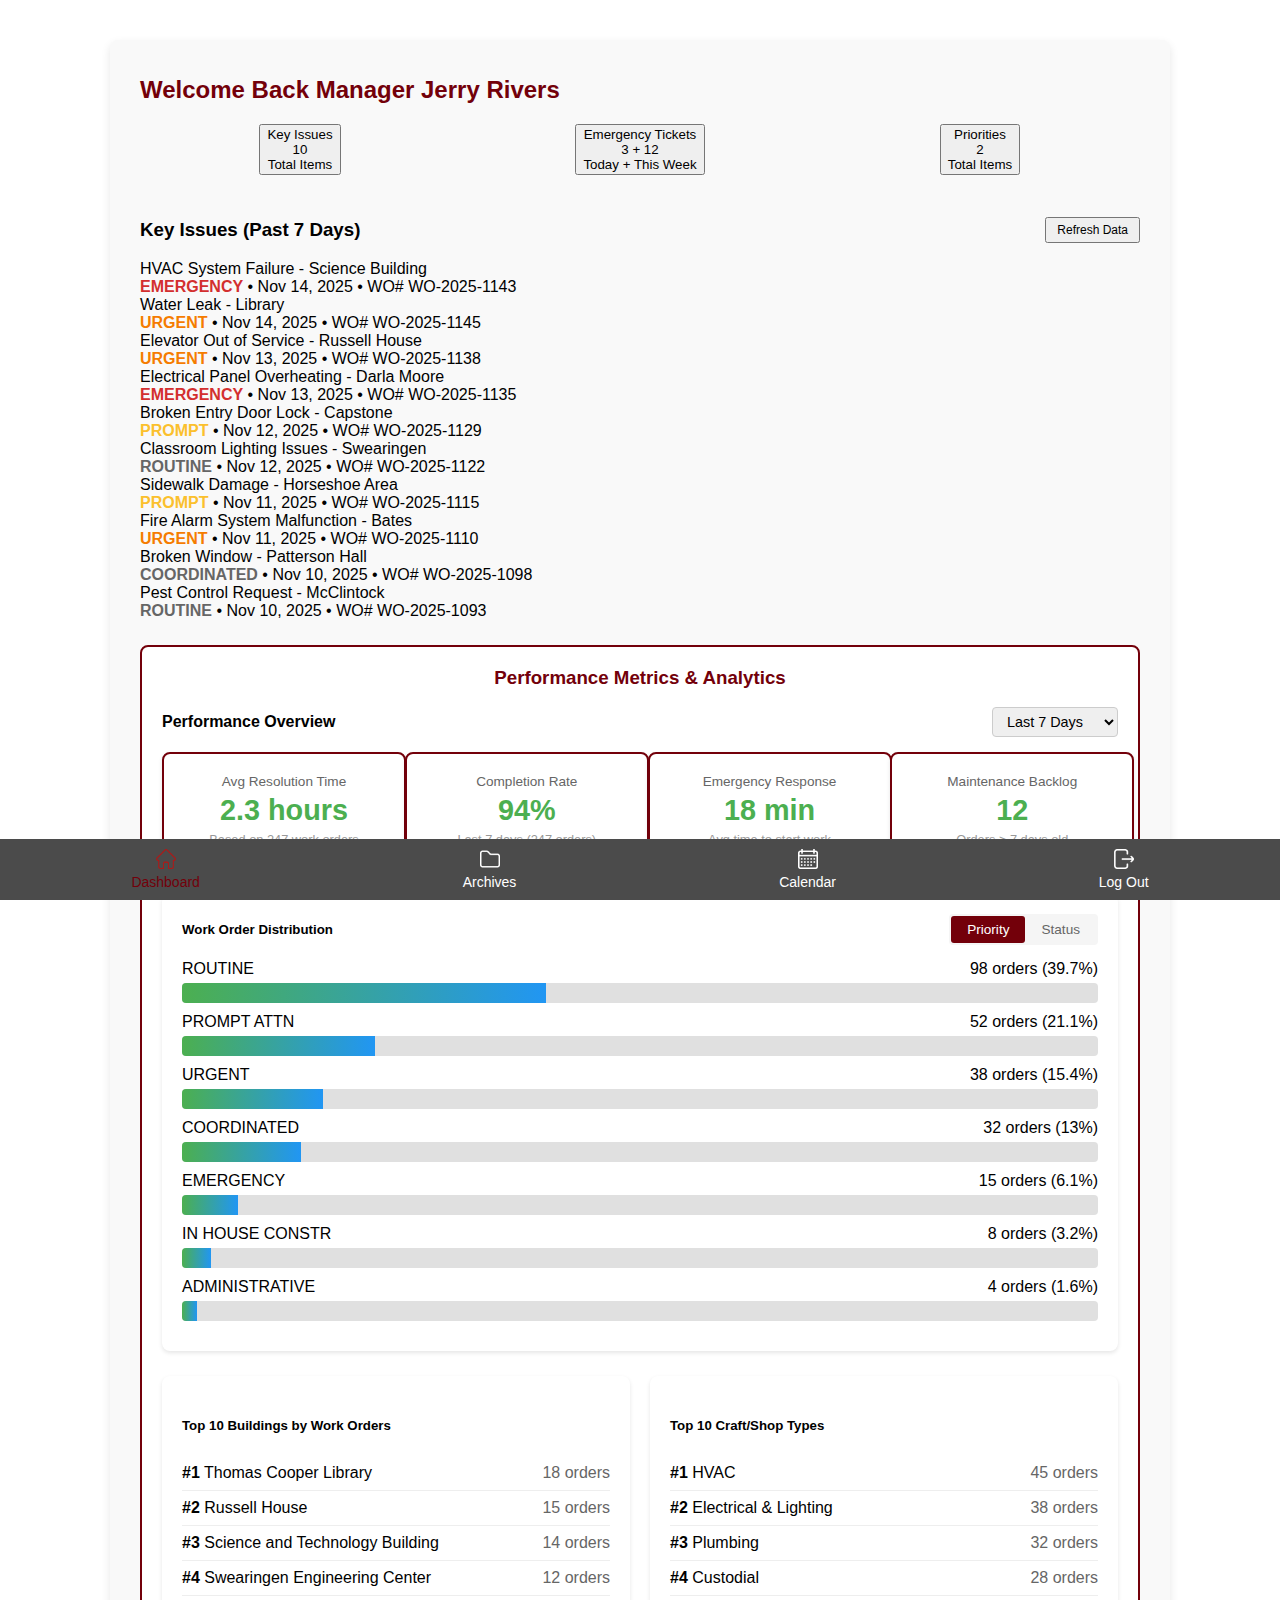
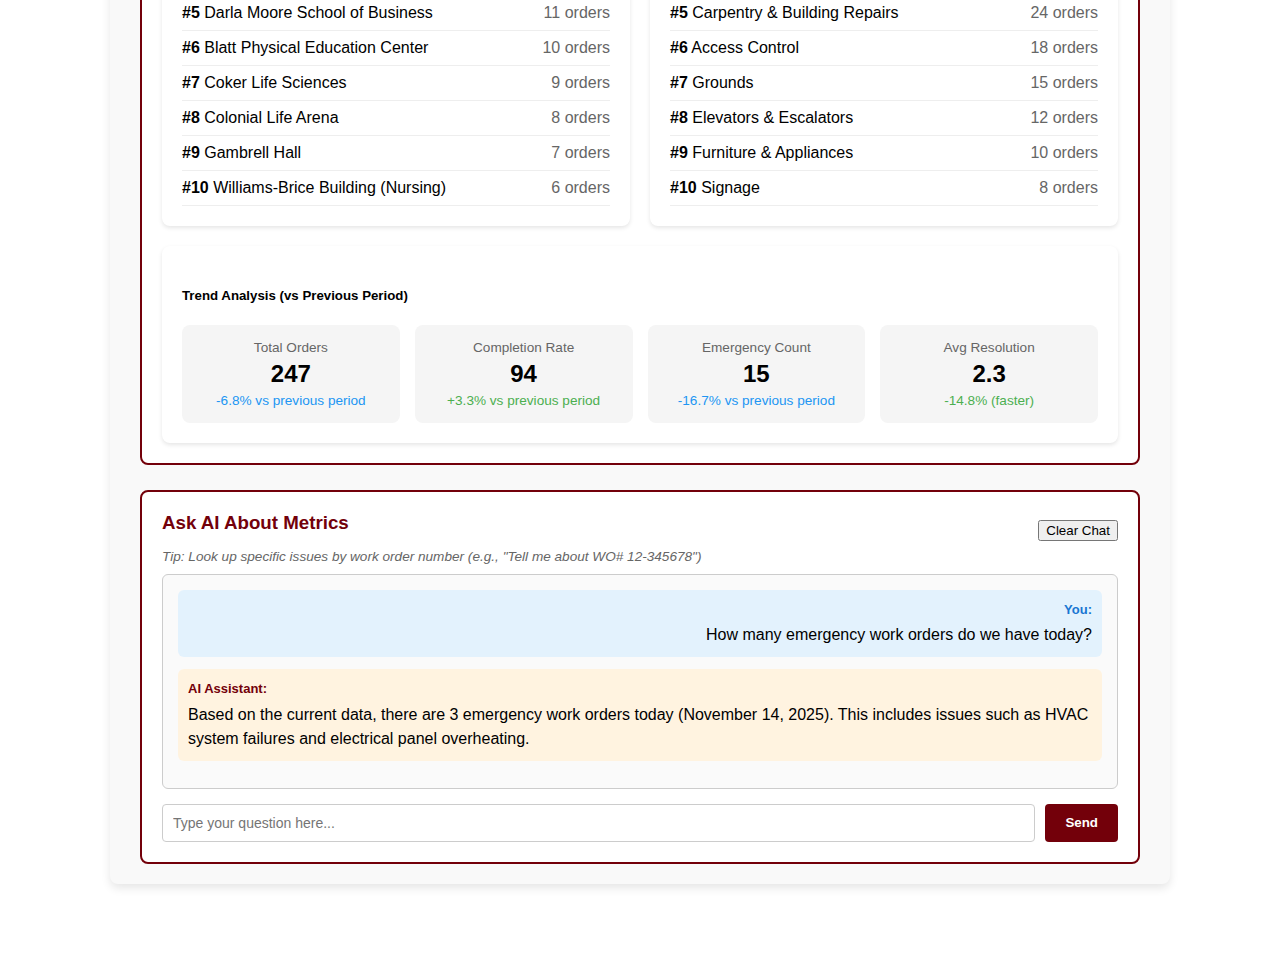
<file: dashboard.html>
<!DOCTYPE html>
<html lang="en">
<head>
  <meta charset="UTF-8" />
  <meta name="viewport" content="width=device-width, initial-scale=1.0"/>
  <title>Dashboard - University of South Carolina</title>
  <link rel="stylesheet" href="static/css/themes.css">
  <link rel="stylesheet" href="static/css/style.css">
  <script>
    // Auto cache-busting for development
    if (window.location.hostname === 'localhost' || window.location.hostname === '127.0.0.1') {
      const timestamp = new Date().getTime();
      document.querySelectorAll('link[rel="stylesheet"]').forEach(link => {
        link.href += '?v=' + timestamp;
      });
    }
  </script>
</head>
<body>
  <div class="dashboard-container">
    <h1>Welcome Back Manager Jerry Rivers</h1>

    <!-- Category Cards Section -->
    <div class="quick-links">
      <div class="quick-card" data-category="issues">
        <button class="category-btn">
          <div class="category-title">Key Issues</div>
          <div class="category-count">0</div>
          <div class="category-label">Total Items</div>
        </button>
      </div>
      <div class="quick-card" data-category="emergency">
        <button class="category-btn">
          <div class="category-title">Emergency Tickets</div>
          <div class="category-count" id="emergencyCardCount">0</div>
          <div class="category-label">Today + This Week</div>
        </button>
      </div>
      <div class="quick-card" data-category="priorities">
        <button class="category-btn">
          <div class="category-title">Priorities</div>
          <div class="category-count">0</div>
          <div class="category-label">Total Items</div>
        </button>
      </div>
    </div>

    <!-- Details Section (shows content based on selected card) - Primary Focus -->
    <div class="details-section" id="detailsSection">
      <div style="display: flex; justify-content: space-between; align-items: center;">
        <h3 id="detailsTitle">Key Issues</h3>
        <button id="refreshIssuesBtn" class="clear-chat-btn" title="Refresh issues from API" style="font-size: 12px; padding: 4px 10px;">Refresh Data</button>
      </div>
      <div class="details-content" id="detailsContent">
        <!-- Content will be dynamically loaded here -->
      </div>
    </div>

    <!-- Analytics/Performance Section - Big visual space -->
    <div class="analytics" role="region" aria-label="Performance Metrics & Analytics">
      <h3>Performance Metrics & Analytics</h3>
      <div id="performanceChartsContainer">
        <!-- Charts and visualizations will be rendered here -->
        <div class="loading-spinner">Loading performance data...</div>
      </div>
    </div>

    <!-- AI Chat Section -->
    <div class="ai-chat-section" role="region" aria-label="AI Assistant Chat">
      <div style="display: flex; justify-content: space-between; align-items: center;">
        <h3>Ask AI About Metrics</h3>
        <button id="clearChatBtn" class="clear-chat-btn" title="Clear conversation history">Clear Chat</button>
      </div>
      <p style="margin: 0 0 10px 0; font-size: 0.85rem; color: #666; font-style: italic;">
        Tip: Look up specific issues by work order number (e.g., "Tell me about WO# 12-345678")
      </p>
      <div class="chat-messages" id="chatMessages">
        <div class="chat-message ai-message">
          <strong>AI Assistant:</strong> Hi! I can help you analyze dashboard metrics. Ask me anything about your performance data.
        </div>
      </div>
      <div class="chat-input-container">
        <input type="text" id="chatInput" class="chat-input" placeholder="Type your question here..." />
        <button id="chatSendBtn" class="chat-send-btn">Send</button>
      </div>
    </div>
  </div>

  <!-- Work Order Details Modal -->
  <div id="workOrderModal" class="modal" role="dialog" aria-hidden="true" aria-labelledby="modal-work-order-title">
    <div class="modal-content work-order-modal">
      <div class="modal-header">
        <h2 id="modal-work-order-title">Work Order Details</h2>
        <button class="close-btn" aria-label="Close Work Order Details">&times;</button>
      </div>
      <div class="modal-body">
        <pre id="workOrderJson" class="json-display"></pre>
      </div>
    </div>
  </div>

  <!-- Bottom Navigation -->
  <div class="bottom-nav">
    <a href="dashboard.html" class="nav-item active">
      <img src="static/icons/home.png" alt="Dashboard Icon"> Dashboard
    </a>
    <a href="archives.html" class="nav-item">
      <img src="static/icons/archive.png" alt="Archives Icon"> Archives
    </a>
    <a href="calendar.html" class="nav-item">
      <img src="static/icons/calendar.png" alt="Calendar Icon"> Calendar
    </a>
    <a href="login.html" class="nav-item">
      <img src="static/icons/logout.png" alt="Logout Icon"> Log Out
    </a>
  </div>

  <script src="static/js/script.js"></script>
  <script>
    // Auto cache-bust JS file in development
    if (window.location.hostname === 'localhost' || window.location.hostname === '127.0.0.1') {
      const timestamp = new Date().getTime();
      const lastScript = document.scripts[document.scripts.length - 2]; // Get the script.js element
      lastScript.src = lastScript.src.split('?')[0] + '?v=' + timestamp;
    }
  </script>
</body>
</html>
</file>
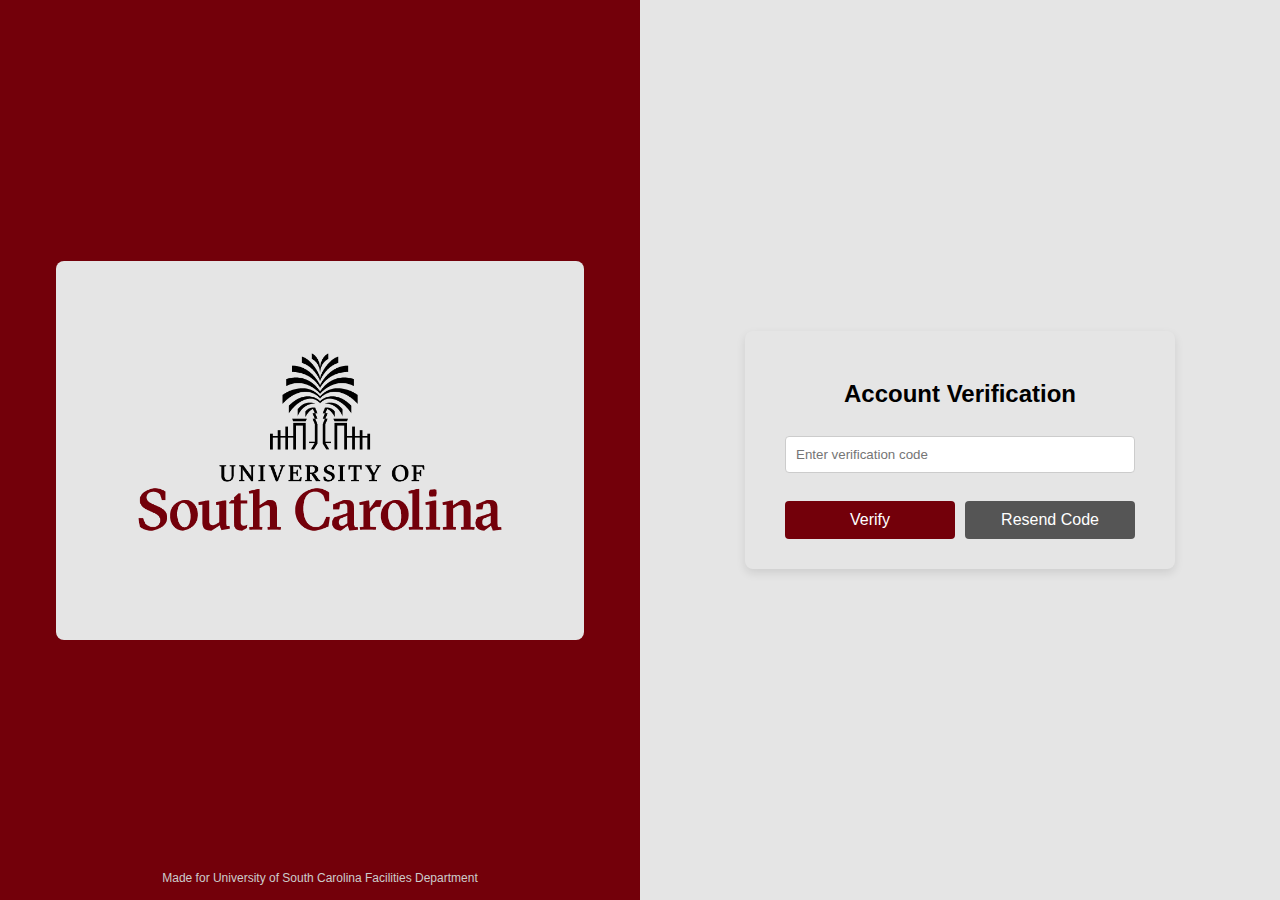
<file: enter_otp.html>
<!DOCTYPE html>
<html lang="en">
<head>
  <meta charset="UTF-8">
  <meta name="viewport" content="width=device-width, initial-scale=1.0">
  <title>Enter One-Time Code</title>
  <link rel="stylesheet" href="static/css/themes.css">
  <link rel="stylesheet" href="static/css/style.css">
</head>
<body>
  <div class="container">
    <div class="left">
      <div class="logo-box">
        <img src="static/images/UofSCLogo.png" alt="University Logo">
      </div>
      <div class="footer-text">
        Made for University of South Carolina Facilities Department
      </div>
    </div>

    <div class="right">
      <div class="login-box">
        <!-- Dynamic heading based on purpose -->
        <h2 id="pageHeading">Account Verification</h2>

        <!-- Message display (optional) -->
        <p class="message" id="messageDisplay" style="display: none;"></p>

        <form id="otpForm">
          <input id="otpInput" type="text" name="otp" placeholder="Enter verification code" required>
          <div class="button-row">
            <button type="submit" name="verify" id="verifyBtn" class="login-btn" style="flex: 1;">Verify</button>
            <button type="button" name="resend" id="resendBtn" class="login-btn resend-btn" style="flex: 1;">Resend Code</button>
          </div>
        </form>
      </div>
    </div>
  </div>

  <script src="static/js/script.js"></script>
</body>
</html>
</file>
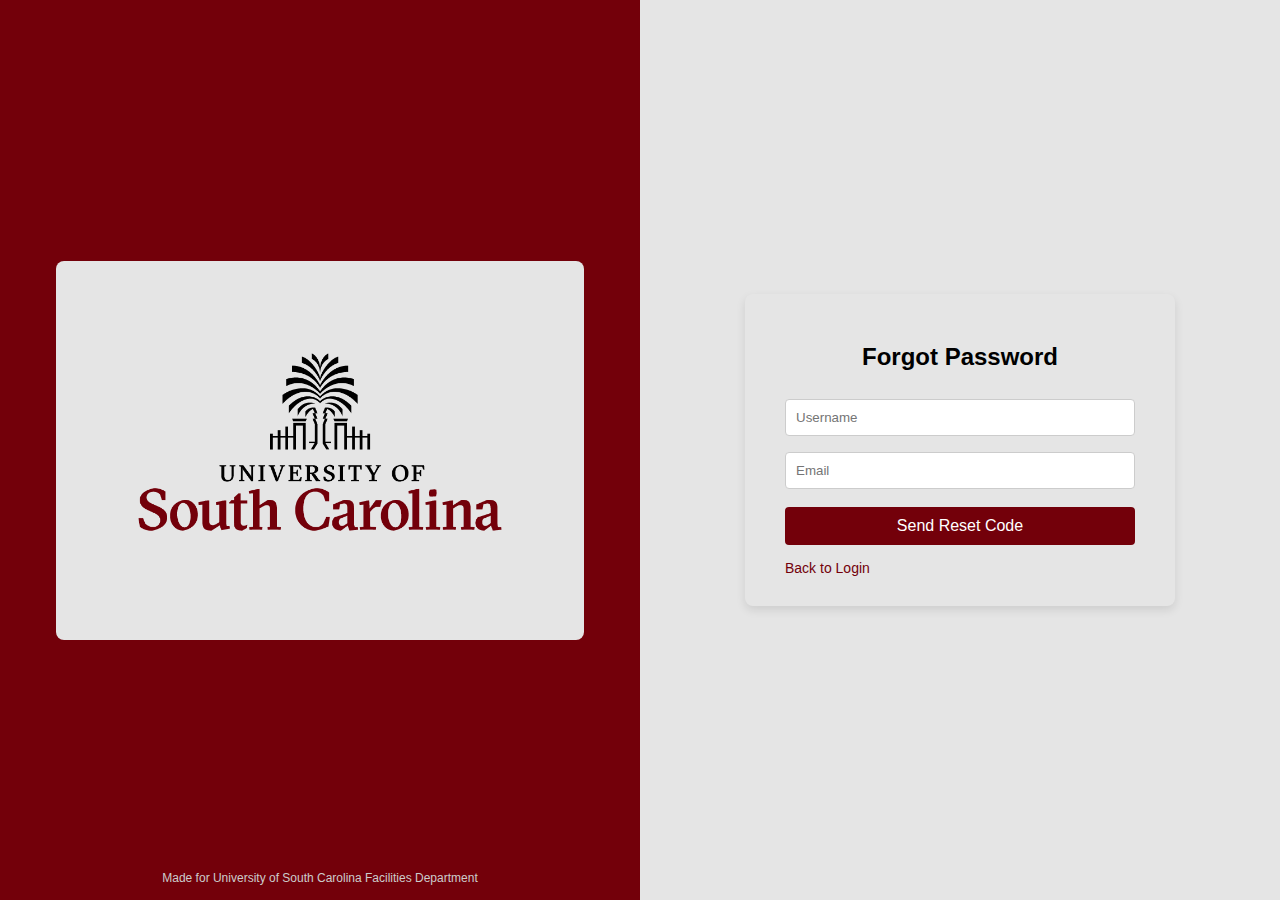
<file: forgot_password.html>
<!DOCTYPE html>
<html lang="en">
<head>
  <meta charset="UTF-8">
  <meta name="viewport" content="width=device-width, initial-scale=1.0">
  <title>Forgot Password</title>
  <link rel="stylesheet" href="static/css/style.css">
</head>
<body>
  <div class="container">
    <div class="left">
      <div class="logo-box">
        <img src="static/images/UofSCLogo.png" alt="University Logo">
      </div>
      <div class="footer-text">
        Made for University of South Carolina Facilities Department
      </div>
    </div>

    <div class="right">
      <div class="login-box">
        <h2>Forgot Password</h2>

        <!-- direct to enter_otp.html when submitted -->
        <form action="enter_otp.html" method="get">
          <input type="text" placeholder="Username" required>
          <input type="email" placeholder="Email" required>
          <button type="submit" class="login-btn">Send Reset Code</button>
          <div class="links">
            <a href="login.html">Back to Login</a>
          </div>
        </form>
      </div>
    </div>
  </div>
  <script src="static/js/script.js"></script>
</body>
</html>
</file>
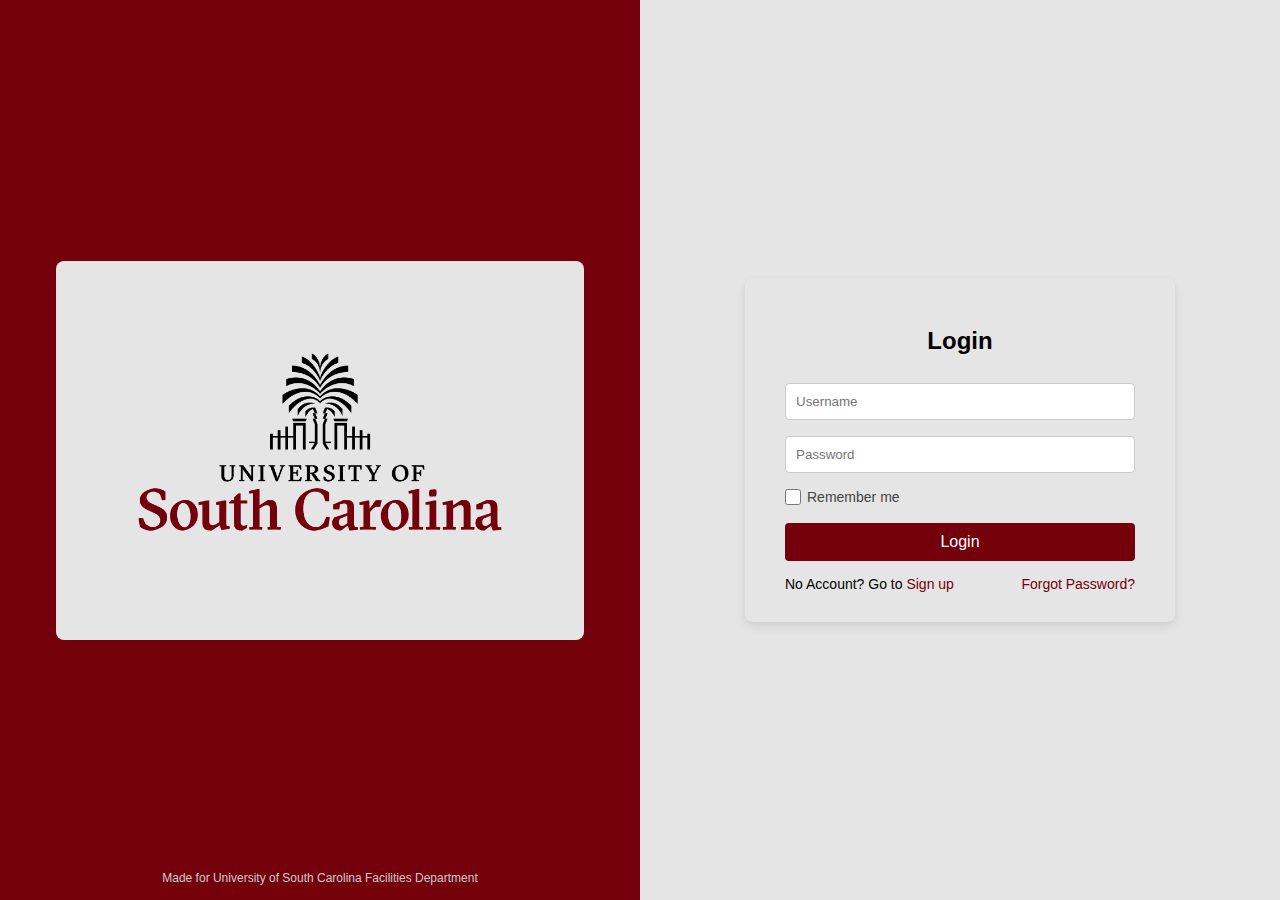
<file: login.html>
<!DOCTYPE html>
<html lang="en">
<head>
  <meta charset="UTF-8">
  <meta name="viewport" content="width=device-width, initial-scale=1.0">
  <title>University of South Carolina Login</title>
  <link rel="stylesheet" href="static/css/style.css">
</head>
<body>
  <div class="container">
    <!-- Left Panel -->
    <div class="left">
      <div class="logo-box">
        <img src="static/images/UofSCLogo.png" alt="University Logo">
      </div>
      <div class="footer-text">
        Made for University of South Carolina Facilities Department
      </div>
    </div>

    <!-- Right Panel -->
    <div class="right">
      <div class="login-box">
        <h2>Login</h2>

        <!-- NOTE: action set to dashboard.html so Submit navigates to dashboard -->
        <form action="dashboard.html" method="get">
          <input type="text" name="username" placeholder="Username" required>
          <input type="password" name="password" placeholder="Password" required>
          <div class="remember">
            <input type="checkbox" id="remember" name="remember">
            <label for="remember">Remember me</label>
          </div>
          <button type="submit" class="login-btn">Login</button>

          <div class="links">
            <span>No Account? Go to <a href="signup.html">Sign up</a></span>
            <a href="forgot_password.html">Forgot Password?</a>
          </div>
        </form>
      </div>
    </div>
  </div>

  <script src="static/js/script.js"></script>
</body>
</html>
</file>
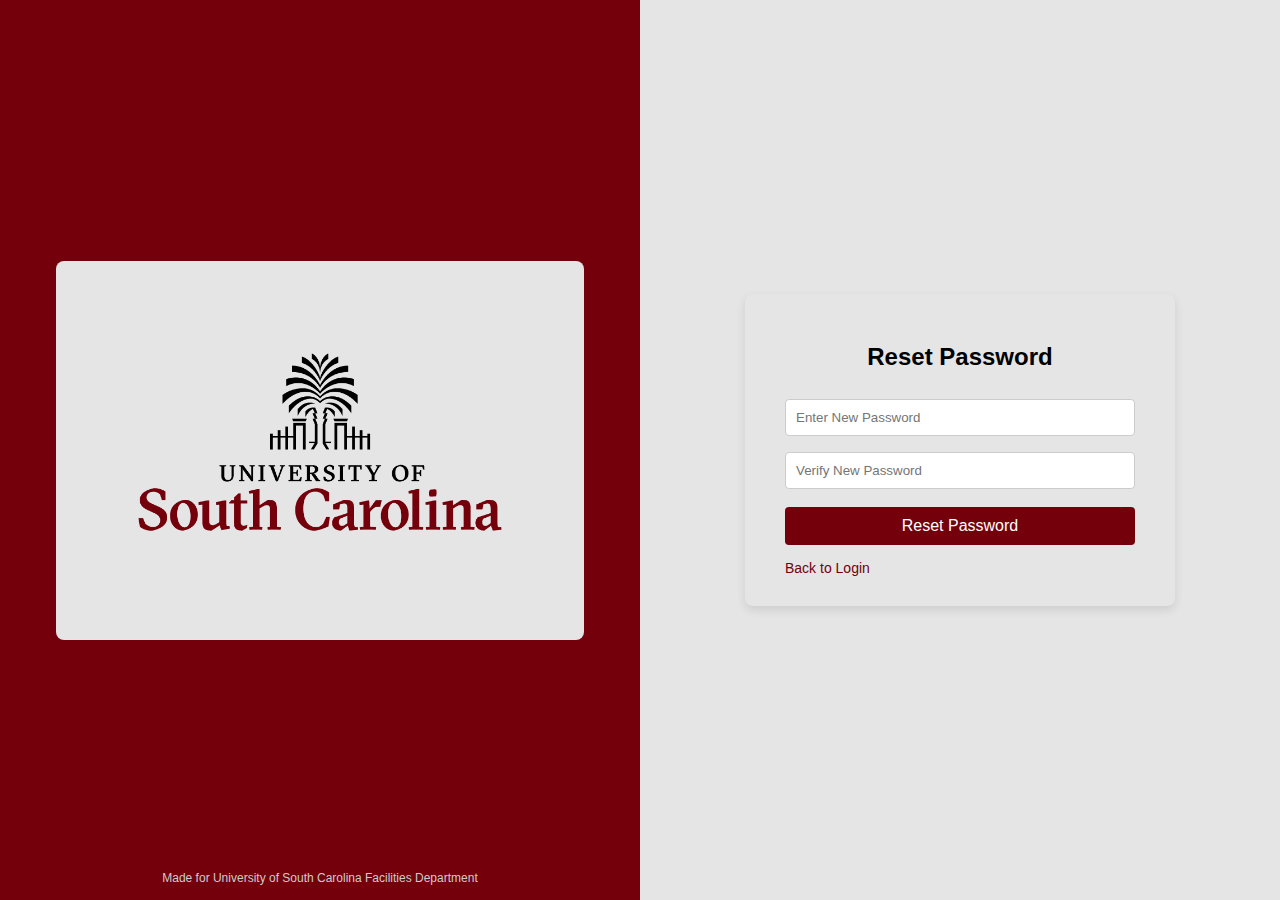
<file: reset_password.html>
<!DOCTYPE html>
<html lang="en">
<head>
  <meta charset="UTF-8">
  <meta name="viewport" content="width=device-width, initial-scale=1.0">
  <title>Reset Password</title>
  <link rel="stylesheet" href="static/css/style.css">
</head>
<body>
  <div class="container">
    <div class="left">
      <div class="logo-box">
        <img src="static/images/UofSCLogo.png" alt="University Logo">
      </div>
      <div class="footer-text">
        Made for University of South Carolina Facilities Department
      </div>
    </div>

    <div class="right">
      <div class="login-box">
        <h2>Reset Password</h2>
        <!-- NOTE: action set to login.html so after reset user is taken back to login -->
        <form action="login.html" method="get">
          <input type="password" name="new_password" placeholder="Enter New Password" required>
          <input type="password" name="verify_password" placeholder="Verify New Password" required>
          <button type="submit" class="login-btn">Reset Password</button>

          <div class="links">
            <a href="login.html">Back to Login</a>
          </div>
        </form>
      </div>
    </div>
  </div>

  <script src="static/js/script.js"></script>
</body>
</html>
</file>
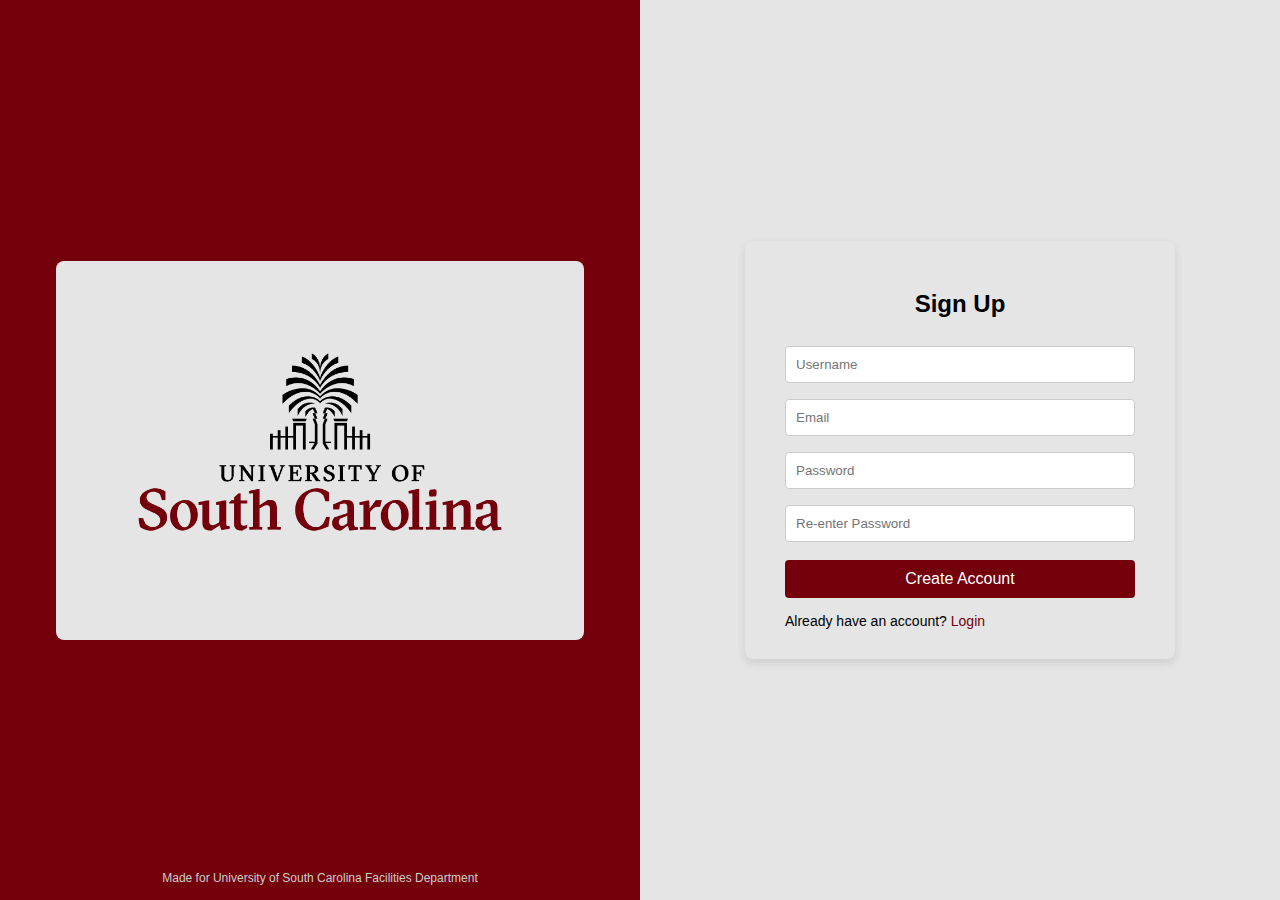
<file: signup.html>
<!DOCTYPE html>
<html lang="en">
<head>
  <meta charset="UTF-8">
  <meta name="viewport" content="width=device-width, initial-scale=1.0">
  <title>University of South Carolina Sign Up</title>
  <link rel="stylesheet" href="static/css/style.css">
</head>
<body>
  <div class="container">
    <div class="left">
      <div class="logo-box">
        <img src="static/images/UofSCLogo.png" alt="University Logo">
      </div>
      <div class="footer-text">
        Made for University of South Carolina Facilities Department
      </div>
    </div>

    <div class="right">
      <div class="login-box">
        <h2>Sign Up</h2>
        <!-- Redirect to enter_otp.html after clicking submit -->
        <form action="enter_otp.html" method="get">
          <input type="text" placeholder="Username" required>
          <input type="email" placeholder="Email" required>
          <input type="password" placeholder="Password" required>
          <input type="password" placeholder="Re-enter Password" required>
          <button type="submit" class="login-btn">Create Account</button>
          <div class="links">
            <span>Already have an account? <a href="login.html">Login</a></span>
          </div>
        </form>
      </div>
    </div>
  </div>
  <script src="static/js/script.js"></script>
</body>
</html>
</file>
<file: static/css/style.css>
/* === General Page Layout === */
body {
  margin: 0;
  font-family: "Segoe UI", Tahoma, Geneva, Verdana, sans-serif;
}

.container {
  display: flex;
  height: 100vh;
}

/* === Left Side === */
.left {
  background-color: #73000a;
  color: white;
  flex: 1;
  display: flex;
  flex-direction: column;
  justify-content: center;
  align-items: center;
}

.logo-box {
  background-color: #e5e5e5;
  padding: 40px;
  text-align: center;
  width: 70%;
  border-radius: 8px;
}

/* ✅ Larger, responsive logo */
.logo-box img {
  width: 100%;        /* base size */
  max-width: 100%;      /* keeps it responsive */
  height: auto;        /* maintains proportions */
  margin-bottom: 15px;
}

.logo-text {
  color: #73000a;
  font-size: 28px;
  font-weight: bold;
  line-height: 1.2;
}

.footer-text {
  position: absolute;
  bottom: 15px;
  color: #ccc;
  font-size: 12px;
}

/* === Right Side === */
.right {
  background-color: #e5e5e5;
  flex: 1;
  display: flex;
  justify-content: center;
  align-items: center;
}

.login-box {
  background-color: #e5e5e5;
  padding: 30px 40px;
  border-radius: 8px;
  width: 80%;
  max-width: 350px;
  box-shadow: 0 4px 10px rgba(0, 0, 0, 0.1);
}

.login-box h2 {
  color: #000;
  margin-bottom: 20px;
  text-align: center;
}

.login-box form {
  width: 100%;
}

.login-box input {
  width: 100%;
  padding: 10px;
  margin: 8px 0;
  border: 1px solid #ccc;
  border-radius: 4px;
  box-sizing: border-box;
}


/* === Remember Checkbox === */
/* === Remember Checkbox === */
.remember {
  display: flex;
  align-items: center;
  justify-content: flex-start;
  gap: 6px;                 /* space between box and label */
  font-size: 14px;
  color: #444;
  margin-top: 8px;
  margin-bottom: 8px;
  width: 100%;              /* keeps it full width like inputs */
  box-sizing: border-box;
}

.remember input[type="checkbox"] {
  width: 16px;
  height: 16px;
  margin: 0;                /* remove browser default offsets */
  flex-shrink: 0;           /* prevent scaling */
}

.remember label {
  white-space: nowrap;      /* stop label from wrapping */
}


/* === Login Button === */
.login-btn {
  background-color: #73000a;
  color: white;
  width: 100%;
  padding: 10px;
  border: none;
  border-radius: 4px;
  cursor: pointer;
  margin-top: 10px;
  font-size: 16px;
  transition: background-color 0.2s ease-in-out;
}

.login-btn:hover {
  background-color: #500007;
}

/* === Links === */
.links {
  display: flex;
  justify-content: space-between;
  margin-top: 15px;
  font-size: 14px;
}

.links a {
  color: #73000a;
  text-decoration: none;
}

.links a:hover {
  text-decoration: underline;
}

/* === Responsive Layout === */
@media (max-width: 800px) {
  .container {
    flex-direction: column;
  }

  .left,
  .right {
    flex: none;
    width: 100%;
    height: 50vh;
  }

  .footer-text {
    position: static;
    margin-top: 20px;
  }

  .logo-box img {
    width: 120px;
  }
}

/* === Active Navigation Item === */
.bottom-nav .nav-item.active {
  color: #73000a; /* USC Garnet */
}

.bottom-nav .nav-item.active img {
  filter: invert(14%) sepia(93%) saturate(3235%) hue-rotate(-10deg) brightness(90%);
}

/* === Consolidated per-template styles moved from styles.themes.css === */

/* === Calendar styles === */
.calendar-container {
  max-width: 1000px;
  margin: 30px auto 120px;
  background: #f9f9f9;
  border-radius: 8px;
  padding: 20px;
  box-shadow: 0 4px 10px rgba(0,0,0,0.1);
}

.top-bar {
  display: flex;
  align-items: center;
  justify-content: space-between;
  background: #d9d9d9;
  padding: 8px 10px;
  border-radius: 6px;
  margin-bottom: 10px;
  flex-wrap: wrap;
  gap: 10px;
}

.filter-btn {
  background: #73000a;
  color: #fff;
  border: none;
  padding: 8px 14px;
  border-radius: 4px;
  cursor: pointer;
  font-weight: bold;
}

.filter-options {
  display: none;  /* Hidden by default */
  margin-top: 8px;
  background: #fff;
  border: 1px solid #73000a;
  border-radius: 6px;
  overflow: hidden;
}

.filter-options.active { 
  display: flex;  /* Show as flex when active */
}

/* Left sidebar with main categories */
.filter-main-list {
  width: 200px;
  background: #f5f5f5;
  border-right: 1px solid #ddd;
}

.filter-category {
  display: flex;
  justify-content: space-between;
  align-items: center;
  padding: 12px 16px;
  cursor: pointer;
  border-bottom: 1px solid #e0e0e0;
  transition: background 0.2s;
}

.filter-category:hover {
  background: #e8e8e8;
}

.filter-category.active {
  background: #73000a;
  color: white;
}

.filter-category-name {
  font-weight: 500;
  font-size: 14px;
}

.filter-arrow {
  font-size: 12px;
  transition: transform 0.2s;
}

.filter-category.active .filter-arrow {
  transform: rotate(90deg);
}

/* Right panel with sub-options */
.filter-sub-panel {
  flex: 1;
  padding: 20px;
  min-width: 300px;
  max-width: 400px;
  overflow-y: auto;
  max-height: 400px;
}

.filter-sub-options {
  display: none;
}

.filter-sub-options.active {
  display: block;
}

.filter-sub-options h3 {
  margin: 0 0 15px 0;
  color: #73000a;
  font-size: 16px;
  font-weight: 600;
  border-bottom: 2px solid #73000a;
  padding-bottom: 8px;
}

.filter-sub-options input[type="text"] {
  width: 100%;
  padding: 8px;
  border: 1px solid #ccc;
  border-radius: 4px;
  font-size: 14px;
}

.filter-search-input {
  margin-bottom: 12px;
  border: 2px solid #73000a !important;
  transition: border-color 0.3s;
}

.filter-search-input:focus {
  outline: none;
  border-color: #a00014 !important;
  box-shadow: 0 0 5px rgba(115, 0, 10, 0.3);
}

.checkbox-group {
  display: flex;
  flex-direction: column;
  gap: 8px;
  max-height: 400px;
  overflow-y: auto;
}

.checkbox-group label {
  display: flex;
  align-items: center;
  gap: 10px;
  padding: 8px 10px;
  cursor: pointer;
  border-radius: 4px;
  transition: background 0.2s;
}

.checkbox-group label.hidden {
  display: none;
}

.checkbox-group label:hover {
  background: #f0f0f0;
}

.checkbox-group input[type="checkbox"] {
  width: 18px;
  height: 18px;
  cursor: pointer;
  accent-color: #73000a;
}

.filter-section input[type="text"] {
  padding: 8px;
  border: 1px solid #ccc;
  border-radius: 4px;
  font-size: 0.9rem;
  background: #fff;
}

.filter-section input[type="text"]:focus {
  outline: none;
  border-color: #73000a;
  box-shadow: 0 0 0 2px rgba(115, 0, 10, 0.1);
}

.search-section {
  display: flex;
  align-items: center;
  gap: 10px;
  flex-wrap: wrap;
  justify-content: flex-end;
  flex: 1;
}

.search-section input[type="text"] {
  padding: 6px;
  border-radius: 4px;
  border: 1px solid #ccc;
  width: 200px;
}

.search-section button {
  background: #73000a;
  color: #fff;
  border: none;
  padding: 7px 12px;
  border-radius: 4px;
  cursor: pointer;
  font-weight: 600;
}
.search-section button:hover { background: #500007; }

.ai-prompt {
  width: 100%;
  max-width: 350px;
  min-height: 60px;
  padding: 8px;
  border-radius: 6px;
  border: 1px solid #ccc;
  font-size: 14px;
  resize: vertical;
  box-sizing: border-box;
}

.month-nav { text-align: center; margin: 15px 0; }
.month-nav button {
  background-color: #73000a;
  color: white;
  border: none;
  padding: 6px 10px;
  margin: 0 10px;
  border-radius: 4px;
  cursor: pointer;
}
.month-nav h2 { display: inline; color: #73000a; font-size: 18px; margin: 0 15px; }

.calendar-grid {
  width: 100%;
  border-collapse: collapse;
  border: 2px solid #73000a;
  user-select: none;
}
.calendar-grid th,
.calendar-grid td {
  border: 1px solid #73000a;
  text-align: center;
  padding: 18px;
  font-size: 14px;
  color: #333;
  cursor: pointer;
  transition: background-color 0.2s ease;
}
.calendar-grid th { background: #f1f1f1; color: #73000a; cursor: default; }
.calendar-grid td.selected { background: #a94c56; color: #fff; font-weight: bold; }
.calendar-grid td.range { background: #a94c56; color: white; }

.summary-btn {
  display: block;
  background: #73000a;
  color: white;
  border: none;
  border-radius: 4px;
  margin: 20px auto 0;
  padding: 10px 15px;
  cursor: pointer;
  font-size: 15px;
  font-weight: bold;
}
.summary-btn:hover { background: #500007; }

@media (max-width: 800px) {
  .search-section { justify-content: flex-start; }
  .ai-prompt { max-width: 100%; }
}

/* === Archives styles === */
.archives-container {
  max-width: 1000px;
  margin: 30px auto 80px;
  background-color: #f9f9f9;
  border-radius: 8px;
  padding: 20px 30px;
  box-shadow: 0 4px 10px rgba(0, 0, 0, 0.1);
}

.archives-container h1 { color: #73000a; margin-bottom: 20px; }

.archive-controls {
  display: flex;
  justify-content: flex-end;
  align-items: center;
  gap: 10px;
  margin-bottom: 20px;
}
.archive-controls input {
  padding: 6px 8px;
  border: 1px solid #ccc;
  border-radius: 4px;
  width: 220px;
}
.archive-controls select {
  padding: 6px 8px;
  border: 1px solid #ccc;
  border-radius: 4px;
  background-color: #fff;
  cursor: pointer;
}

.archive-item {
  display: flex;
  justify-content: space-between;
  align-items: center;
  border: 1.5px solid #73000a;
  border-radius: 6px;
  background-color: #fff;
  margin-bottom: 12px;
  padding: 10px 14px;
  transition: background-color 0.2s ease;
}
.archive-item:hover { background-color: #f5f5f5; }

.archive-left { display: flex; align-items: center; gap: 12px; }
.archive-left img { width: 22px; height: 22px; filter: invert(20%) sepia(100%) saturate(4000%) hue-rotate(-10deg); }

.archive-details { display: flex; flex-direction: column; }
.archive-title { color: #73000a; font-weight: 600; font-size: 15px; }
.archive-date { font-size: 12px; color: #555; }

.archive-right { display: flex; align-items: center; gap: 8px; }
.download-btn,
.preview-btn { border: none; cursor: pointer; border-radius: 4px; padding: 6px 10px; font-size: 13px; transition: background-color 0.2s; }
.download-btn { background-color: transparent; }
.download-btn img { width: 18px; height: 18px; filter: brightness(0) invert(0.3); }
.preview-btn { background-color: #73000a; color: white; font-weight: 500; }
.preview-btn:hover { background-color: #500007; }

.pagination { display: flex; justify-content: center; align-items: center; margin-top: 25px; gap: 15px; }
.pagination button { background-color: transparent; border: 1.5px solid #73000a; color: #73000a; padding: 6px 12px; border-radius: 4px; cursor: pointer; font-weight: 500; }
.pagination span { font-size: 14px; color: #333; }
.pagination button:hover { background-color: #73000a; color: white; }

/* === Enter OTP / Auth styles === */
.message { color: green; font-size: 14px; margin-bottom: 10px; }
.button-row { display: flex; gap: 10px; margin-top: 10px; }
.button-row .login-btn { flex: 1; }
.resend-btn { background-color: #555; }
.resend-btn:hover { background-color: #333; }

/* === AI Chat Section (Dashboard) === */
.ai-chat-section {
  border: 2px solid var(--color-primary);
  border-radius: 8px;
  padding: 20px;
  background-color: var(--color-surface);
  margin-top: 25px;
}

.ai-chat-section h3 {
  margin-top: 0;
  color: var(--color-primary);
  text-align: center;
  margin-bottom: 15px;
}

.chat-messages {
  max-height: 300px;
  overflow-y: auto;
  border: 1px solid #ccc;
  border-radius: 6px;
  padding: 15px;
  background-color: #fafafa;
  margin-bottom: 15px;
}

.chat-message {
  margin-bottom: 12px;
  padding: 10px;
  border-radius: 6px;
  line-height: 1.5;
}

.chat-message strong {
  display: block;
  margin-bottom: 4px;
  font-size: 13px;
}

.user-message {
  background-color: #e3f2fd;
  text-align: right;
}

.user-message strong {
  color: #1976d2;
}

.ai-message {
  background-color: #fff3e0;
  text-align: left;
}

.ai-message strong {
  color: var(--color-primary);
}

.chat-input-container {
  display: flex;
  gap: 10px;
}

.chat-input {
  flex: 1;
  padding: 10px;
  border: 1px solid #ccc;
  border-radius: 4px;
  font-size: 14px;
}

.chat-send-btn {
  background-color: var(--color-primary);
  color: white;
  border: none;
  padding: 10px 20px;
  border-radius: 4px;
  cursor: pointer;
  font-weight: bold;
  transition: background-color 0.2s;
}

.chat-send-btn:hover {
  background-color: var(--color-primary-hover);
}

.chat-send-btn:disabled {
  background-color: #999;
  cursor: not-allowed;
}

.chat-message.typing-indicator {
  opacity: 0.7;
  font-style: italic;
}

.chat-message.error {
  background-color: #ffebee;
  border-left: 3px solid #f44336;
}

.chat-info {
  margin-top: 5px;
  color: #666;
  font-size: 12px;
}

/* === Dashboard specific styles moved from template === */
.dashboard-container {
  max-width: 1000px;
  margin: 40px auto 80px;
  background-color: var(--color-bg);
  border-radius: 8px;
  padding: 20px 30px;
  box-shadow: var(--shadow);
}

.dashboard-container h1 {
  color: var(--color-primary);
  font-size: 24px;
  margin-bottom: 20px;
}

.quick-links {
  display: flex;
  justify-content: space-between;
  gap: 20px;
  margin-bottom: 25px;
}

.quick-card {
  flex: 1;
  display: flex;
  flex-direction: column;
  align-items: center;
  text-align: center;
  background: none;
  border: none;
}

.top-btn,
.bottom-btn {
  width: 100%;
  border: none;
  padding: 12px;
  font-weight: bold;
  border-radius: 6px;
  cursor: pointer;
  transition: background-color 0.2s ease-in-out;
}

.top-btn {
  background-color: var(--color-surface);
  border: 2px solid var(--color-primary);
  color: var(--color-primary);
  font-size: 16px;
  margin-bottom: 6px;
}
.top-btn:hover {
  background-color: var(--color-primary);
  color: #fff;
}

.bottom-btn {
  background-color: var(--color-surface);
  border: 2px solid var(--color-primary);
  color: var(--color-primary);
  font-size: 15px;
}
.bottom-btn:hover {
  background-color: var(--color-primary);
  color: #fff;
}

.analytics {
  border: 2px solid var(--color-primary);
  border-radius: 8px;
  padding: 20px;
  background-color: var(--color-surface);
  margin-top: 25px;
}

.analytics h3 {
  margin-top: 0;
  color: var(--color-primary);
  text-align: center;
}

.chart-placeholder {
  height: 220px;
  background: repeating-linear-gradient(
    to top,
    var(--color-surface),
    var(--color-surface) 39px,
    var(--color-accent-bg) 40px
  );
  display: flex;
  justify-content: center;
  align-items: center;
  color: var(--color-text-light);
  font-size: 14px;
  border-radius: 4px;
}

.emergency-stats {
  display: flex;
  gap: 20px;
  justify-content: space-around;
  flex-wrap: wrap;
}

.stat-card {
  flex: 1;
  min-width: 200px;
  background: var(--color-accent-bg);
  border: 2px solid var(--color-primary);
  border-radius: 8px;
  padding: 20px;
  text-align: center;
  transition: transform 0.2s;
}

.stat-card:hover {
  transform: translateY(-2px);
  box-shadow: 0 4px 8px rgba(0, 0, 0, 0.1);
}

.stat-label {
  font-size: 14px;
  color: var(--color-text-light);
  margin-bottom: 5px;
  font-weight: 500;
}

.stat-date {
  font-size: 12px;
  color: var(--color-primary);
  margin-bottom: 10px;
  font-weight: 600;
  font-style: italic;
}

.stat-value {
  font-size: 32px;
  font-weight: bold;
  color: var(--color-primary);
}

.loading-spinner {
  font-size: 16px;
  color: var(--color-text-light);
  animation: pulse 1.5s ease-in-out infinite;
}

.loading-spinner-small {
  font-size: 12px;
  color: var(--color-text-light);
  animation: pulse 1.5s ease-in-out infinite;
}

.error-text {
  font-size: 18px;
  color: #d32f2f;
}

.count-number {
  display: inline-block;
}

@keyframes pulse {
  0%, 100% { opacity: 1; }
  50% { opacity: 0.5; }
}

.modal {
  display: none;
  position: fixed;
  top: 0;
  left: 0;
  right: 0;
  bottom: 0;
  background: rgba(0, 0, 0, 0.6);
  justify-content: center;
  align-items: center;
  z-index: 1000;
}

.modal[aria-hidden="false"] {
  display: flex;
}

.modal-content {
  background: var(--color-surface);
  padding: 20px 30px;
  border-radius: 8px;
  max-width: 600px;
  width: 92%;
  text-align: left;
  box-shadow: var(--shadow);
}

.modal-content h2 {
  color: var(--color-primary);
  margin-top: 0;
}

.modal-content p {
  color: var(--color-text-light);
  font-size: 14px;
}

.close-btn {
  background: var(--color-primary);
  color: #fff;
  border: none;
  padding: 8px 14px;
  border-radius: 4px;
  cursor: pointer;
  margin-top: 15px;
}

.close-btn:hover {
  background: var(--color-primary-hover);
}

.bottom-nav {
  position: fixed;
  bottom: 0;
  left: 0;
  right: 0;
  background-color: var(--color-nav-bg);
  display: flex;
  justify-content: space-around;
  align-items: center;
  padding: 10px 0;
  color: var(--color-nav-text);
}

.bottom-nav a {
  text-decoration: none;
  color: var(--color-nav-text);
  font-size: 14px;
  text-align: center;
}

.bottom-nav a:hover {
  color: #c7c7c7;
}

.nav-item {
  display: flex;
  flex-direction: column;
  align-items: center;
}

.nav-item img {
  width: 20px;
  height: 20px;
  margin-bottom: 5px;
  filter: brightness(0) invert(1);
}

@media (max-width: 800px) {
  .quick-links {
    flex-direction: column;
  }
}

/* === Active Navigation Item === */
.bottom-nav .nav-item.active {
  color: #73000a; /* USC Garnet */
}

.bottom-nav .nav-item.active img {
  filter: invert(14%) sepia(93%) saturate(3235%) hue-rotate(-10deg) brightness(90%);
}
</file>
<file: static/css/themes.css>
/* themes.css — only variables */

:root {
  --color-bg: #f9f9f9;
  --color-surface: #fff;
  --color-primary: #73000a;
  --color-primary-hover: #500007;
  --color-border: #ccc;
  --color-text: #222;
  --color-text-light: #444;
  --color-accent-bg: #f4e6e8;
  --color-nav-bg: #4b4b4b;
  --color-nav-text: #fff;
  --shadow: 0 4px 10px rgba(0, 0, 0, 0.1);
}

[data-theme="dark"] {
  --color-bg: #1c1c1c;
  --color-surface: #2a2a2a;
  --color-primary: #c41230;
  --color-primary-hover: #e73d5b;
  --color-border: #555;
  --color-text: #f2f2f2;
  --color-text-light: #ccc;
  --color-accent-bg: #3b2224;
  --color-nav-bg: #111;
  --color-nav-text: #eee;
  --shadow: 0 4px 10px rgba(255, 255, 255, 0.08);
}
</file>
